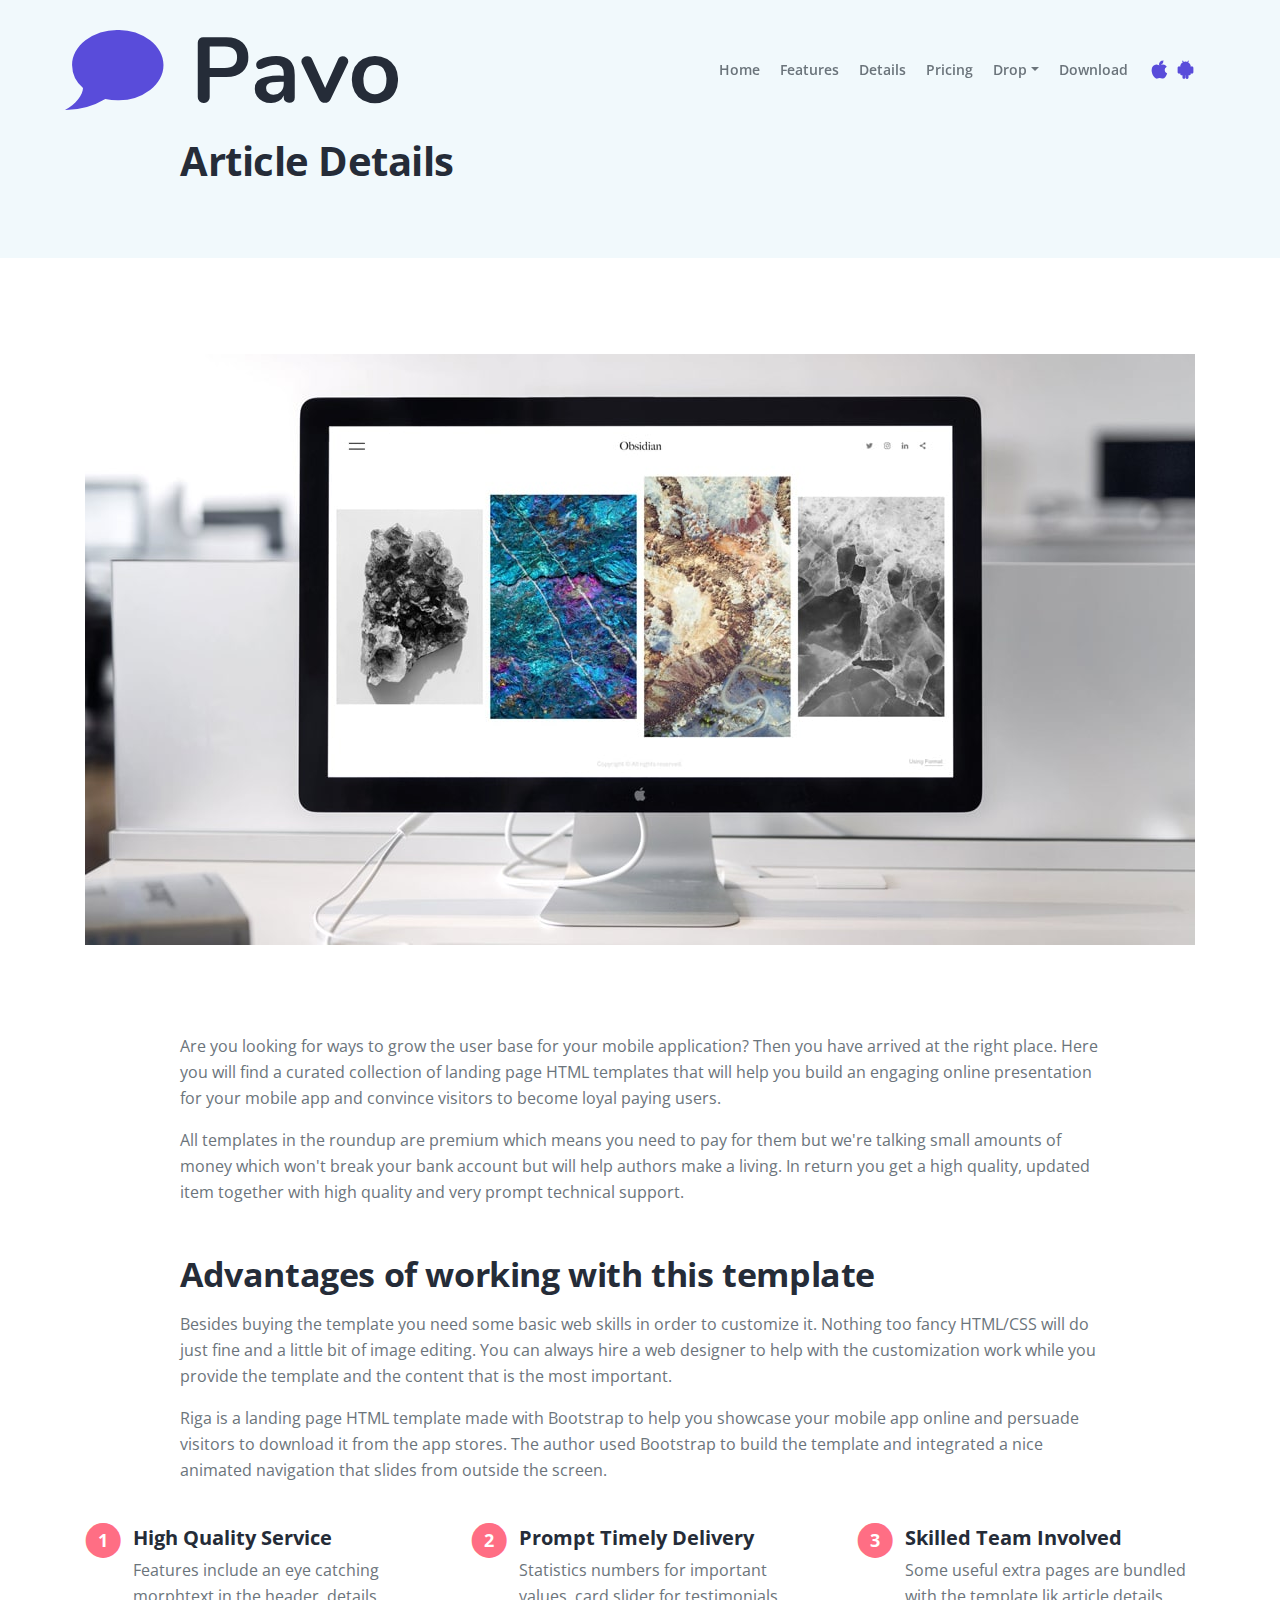
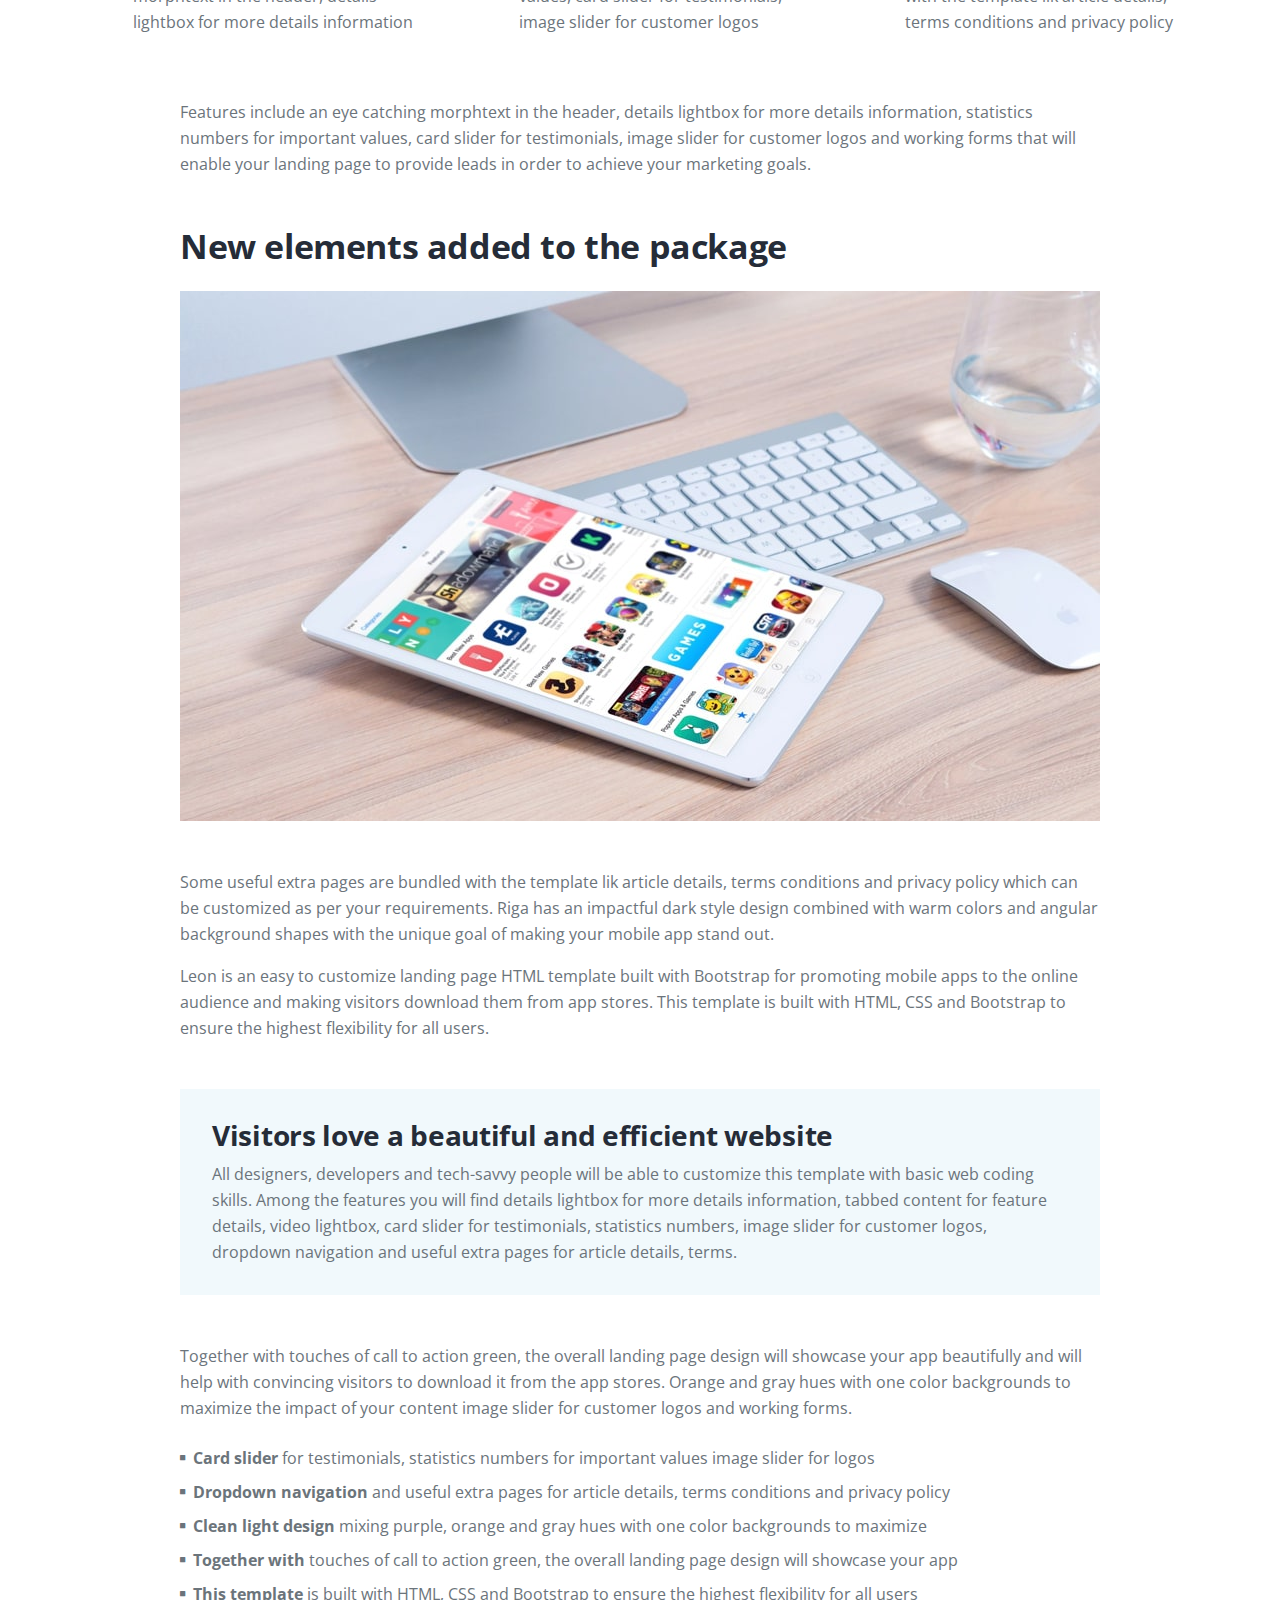
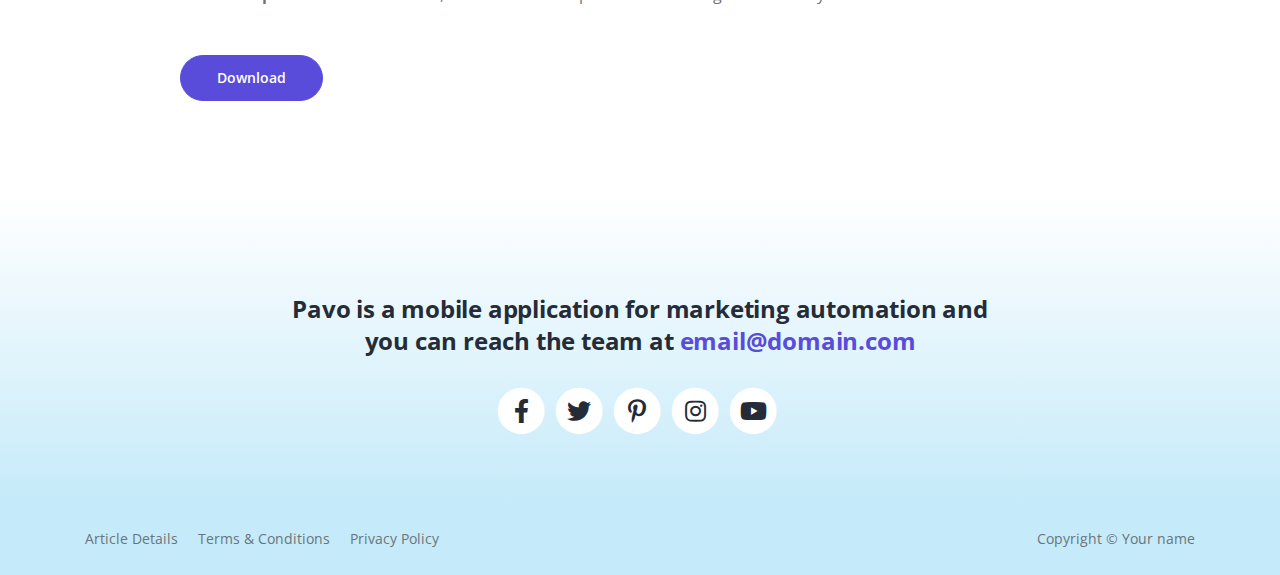
<file: article.html>
<!DOCTYPE html>
<html lang="en">
<head>
    <meta charset="utf-8">
    <meta name="viewport" content="width=device-width, initial-scale=1, shrink-to-fit=no">
    
    <!-- SEO Meta Tags -->
    <meta name="description" content="Your description">
    <meta name="author" content="Your name">

    <!-- OG Meta Tags to improve the way the post looks when you share the page on Facebook, Twitter, LinkedIn -->
	<meta property="og:site_name" content="" /> <!-- website name -->
	<meta property="og:site" content="" /> <!-- website link -->
	<meta property="og:title" content=""/> <!-- title shown in the actual shared post -->
	<meta property="og:description" content="" /> <!-- description shown in the actual shared post -->
	<meta property="og:image" content="" /> <!-- image link, make sure it's jpg -->
	<meta property="og:url" content="" /> <!-- where do you want your post to link to -->
	<meta name="twitter:card" content="summary_large_image"> <!-- to have large image post format in Twitter -->

    <!-- Webpage Title -->
    <title>Article Details - Pavo</title>
    
    <!-- Styles -->
    <link rel="preconnect" href="https://fonts.gstatic.com">
    <link href="https://fonts.googleapis.com/css2?family=Open+Sans:ital,wght@0,400;0,600;0,700;1,400&display=swap" rel="stylesheet">
    <link href="css/bootstrap.css" rel="stylesheet">
    <link href="css/fontawesome-all.css" rel="stylesheet">
    <link href="css/swiper.css" rel="stylesheet">
	<link href="css/magnific-popup.css" rel="stylesheet">
	<link href="css/styles.css" rel="stylesheet">
	
	<!-- Favicon  -->
    <link rel="icon" href="images/favicon.png">
</head>
<body data-spy="scroll" data-target=".fixed-top">
    
    <!-- Navigation -->
    <nav class="navbar navbar-expand-lg fixed-top navbar-light">
        <div class="container">
            
            <!-- Text Logo - Use this if you don't have a graphic logo -->
            <!-- <a class="navbar-brand logo-text page-scroll" href="index.html">Pavo</a> -->

            <!-- Image Logo -->
            <a class="navbar-brand logo-image" href="index.html"><img src="images/logo.svg" alt="alternative"></a> 

            <button class="navbar-toggler p-0 border-0" type="button" data-toggle="offcanvas">
                <span class="navbar-toggler-icon"></span>
            </button>

            <div class="navbar-collapse offcanvas-collapse" id="navbarsExampleDefault">
                <ul class="navbar-nav ml-auto">
                    <li class="nav-item">
                        <a class="nav-link page-scroll" href="index.html#header">Home <span class="sr-only">(current)</span></a>
                    </li>
                    <li class="nav-item">
                        <a class="nav-link page-scroll" href="index.html#features">Features</a>
                    </li>
                    <li class="nav-item">
                        <a class="nav-link page-scroll" href="index.html#details">Details</a>
                    </li>
                    <li class="nav-item">
                        <a class="nav-link page-scroll" href="index.html#pricing">Pricing</a>
                    </li>
                    <li class="nav-item dropdown">
                        <a class="nav-link dropdown-toggle" href="#" id="dropdown01" data-toggle="dropdown" aria-haspopup="true" aria-expanded="false">Drop</a>
                        <div class="dropdown-menu" aria-labelledby="dropdown01">
                            <a class="dropdown-item page-scroll" href="article.html">Article Details</a>
                            <div class="dropdown-divider"></div>
                            <a class="dropdown-item page-scroll" href="terms.html">Terms Conditions</a>
                            <div class="dropdown-divider"></div>
                            <a class="dropdown-item page-scroll" href="privacy.html">Privacy Policy</a>
                        </div>
                    </li>
                    <li class="nav-item">
                        <a class="nav-link page-scroll" href="index.html#download">Download</a>
                    </li>
                </ul>
                <span class="nav-item app-store-icons">
                    <a href="#your-link">
                        <i class="fab fa-apple"></i>
                    </a>
                    <a href="#your-link">
                        <i class="fab fa-android"></i>
                    </a>
                </span>
            </div> <!-- end of navbar-collapse -->
        </div> <!-- end of container -->
    </nav> <!-- end of navbar -->
    <!-- end of navigation -->


    <!-- Header -->
    <header class="ex-header bg-gray">
        <div class="container">
            <div class="row">
                <div class="col-xl-10 offset-xl-1">
                    <h1>Article Details</h1>
                </div> <!-- end of col -->
            </div> <!-- end of row -->
        </div> <!-- end of container -->
    </header> <!-- end of ex-header -->
    <!-- end of header -->


    <!-- Basic -->
    <div class="ex-basic-1 pt-5 pb-5">
        <div class="container">
            <div class="row">
                <div class="col-lg-12">
                    <img class="img-fluid mt-5 mb-3" src="images/article-details-large.jpg" alt="alternative">
                </div> <!-- end of col -->
            </div> <!-- end of row -->
        </div> <!-- end of container -->
    </div> <!-- end of ex-basic-1 -->
    <!-- end of basic -->


    <!-- Basic -->
    <div class="ex-basic-1 pt-4">
        <div class="container">
            <div class="row">
                <div class="col-xl-10 offset-xl-1">
                    <p>Are you looking for ways to grow the user base for your mobile application? Then you have arrived at the right place. Here you will find a curated collection of landing page HTML templates that will help you build an engaging online presentation for your mobile app and convince visitors to become loyal paying users.</p>
                    <p class="mb-5">All templates in the roundup are premium which means you need to pay for them but we're talking small amounts of money which won't break your bank account but will help authors make a living. In return you get a high quality, updated item together with high quality and very prompt technical support.</p>

                    <h2 class="mb-3">Advantages of working with this template</h2>
                    <p>Besides buying the template you need some basic web skills in order to customize it. Nothing too fancy HTML/CSS will do just fine and a little bit of image editing. You can always hire a web designer to help with the customization work while you provide the template and the content that is the most important.</p>
                    <p class="mb-4">Riga is a landing page HTML template made with Bootstrap to help you showcase your mobile app online and persuade visitors to download it from the app stores. The author used Bootstrap to build the template and integrated a nice animated navigation that slides from outside the screen.</p>
                </div> <!-- end of col -->
            </div> <!-- end of row -->
        </div> <!-- end of container -->
    </div> <!-- end of ex-basic-1 -->
    <!-- end of basic -->


    <!-- Cards -->
    <div class="ex-cards-1 pt-3 pb-3">
        <div class="container">
            <div class="row">
                <div class="col-lg-12">
                    
                    <!-- Card -->
                    <div class="card">
                        <ul class="list-unstyled">
                            <li class="media">
                                <span class="fa-stack">
                                    <span class="fas fa-circle fa-stack-2x"></span>
                                    <span class="fa-stack-1x">1</span>
                                </span>
                                <div class="media-body">
                                    <h5>High Quality Service</h5>
                                    <p>Features include an eye catching morphtext in the header, details lightbox for more details information</p>
                                </div>
                            </li>
                        </ul>
                    </div> <!-- end of card -->
                    <!-- end of card -->

                    <!-- Card -->
                    <div class="card">
                        <ul class="list-unstyled">
                            <li class="media">
                                <span class="fa-stack">
                                    <span class="fas fa-circle fa-stack-2x"></span>
                                    <span class="fa-stack-1x">2</span>
                                </span>
                                <div class="media-body">
                                    <h5>Prompt Timely Delivery</h5>
                                    <p>Statistics numbers for important values, card slider for testimonials, image slider for customer logos</p>
                                </div>
                            </li>
                        </ul>
                    </div> <!-- end of card -->
                    <!-- end of card -->

                    <!-- Card -->
                    <div class="card">
                        <ul class="list-unstyled">
                            <li class="media">
                                <span class="fa-stack">
                                    <span class="fas fa-circle fa-stack-2x"></span>
                                    <span class="fa-stack-1x">3</span>
                                </span>
                                <div class="media-body">
                                    <h5>Skilled Team Involved</h5>
                                    <p>Some useful extra pages are bundled with the template lik article details, terms conditions and privacy policy</p>
                                </div>
                            </li>
                        </ul>
                    </div> <!-- end of card -->
                    <!-- end of card -->

                </div> <!-- end of col -->   
            </div> <!-- end of row -->   
        </div> <!-- end of container -->   
    </div> <!-- end of ex-cards-1 -->
    <!-- end of cards -->


    <!-- Basic -->
    <div class="ex-basic-1 pt-3 pb-5">
        <div class="container">
            <div class="row">
                <div class="col-xl-10 offset-xl-1">
                    <p class="mb-5">Features include an eye catching morphtext in the header, details lightbox for more details information, statistics numbers for important values, card slider for testimonials, image slider for customer logos and working forms that will enable your landing page to provide leads in order to achieve your marketing goals.</p>
                    
                    <h2 class="mb-4">New elements added to the package</h2>
                    <img class="img-fluid mb-5" src="images/article-details-small.jpg" alt="alternative">
                    <p>Some useful extra pages are bundled with the template lik article details, terms conditions and privacy policy which can be customized as per your requirements. Riga has an impactful dark style design combined with warm colors and angular background shapes with the unique goal of making your mobile app stand out.</p>
                    <p class="mb-5">Leon is an easy to customize landing page HTML template built with Bootstrap for promoting mobile apps to the online audience and making visitors download them from app stores. This template is built with HTML, CSS and Bootstrap to ensure the highest flexibility for all users.</p>
                    <div class="text-box mb-5">
                        <h3>Visitors love a beautiful and efficient website</h3>
                        <p>All designers, developers and tech-savvy people will be able to customize this template with basic web coding skills. Among the features you will find details lightbox for more details information, tabbed content for feature details, video lightbox, card slider for testimonials, statistics numbers, image slider for customer logos, dropdown navigation and useful extra pages for article details, terms.</p>
                    </div> <!-- end of text-box -->
                    <p class="mb-4">Together with touches of call to action green, the overall landing page design will showcase your app beautifully and will help with convincing visitors to download it from the app stores. Orange and gray hues with one color backgrounds to maximize the impact of your content image slider for customer logos and working forms.</p>
                    <ul class="list-unstyled li-space-lg mb-5">
                        <li class="media">
                            <i class="fas fa-square"></i>
                            <div class="media-body"><strong>Card slider</strong> for testimonials, statistics numbers for important values image slider for logos</div>
                        </li>
                        <li class="media">
                            <i class="fas fa-square"></i>
                            <div class="media-body"><strong>Dropdown navigation</strong> and useful extra pages for article details, terms conditions and privacy policy</div>
                        </li>
                        <li class="media">
                            <i class="fas fa-square"></i>
                            <div class="media-body"><strong>Clean light design</strong> mixing purple, orange and gray hues with one color backgrounds to maximize</div>
                        </li>
                        <li class="media">
                            <i class="fas fa-square"></i>
                            <div class="media-body"><strong>Together with</strong> touches of call to action green, the overall landing page design will showcase your app</div>
                        </li>
                        <li class="media">
                            <i class="fas fa-square"></i>
                            <div class="media-body"><strong>This template</strong> is built with HTML, CSS and Bootstrap to ensure the highest flexibility for all users</div>
                        </li>
                    </ul>

                    <a class="btn-solid-reg mb-5" href="index.html#download">Download</a>
                </div> <!-- end of col -->
            </div> <!-- end of row -->
        </div> <!-- end of container -->
    </div> <!-- end of ex-basic-1 -->
    <!-- end of basic -->


    <!-- Footer -->
    <div class="footer">
        <div class="container">
            <div class="row">
                <div class="col-lg-12">
                    <h4>Pavo is a mobile application for marketing automation and you can reach the team at <a class="purple" href="mailto:email@domain.com">email@domain.com</a></h4>
                    <div class="social-container">
                        <span class="fa-stack">
                            <a href="#your-link">
                                <i class="fas fa-circle fa-stack-2x"></i>
                                <i class="fab fa-facebook-f fa-stack-1x"></i>
                            </a>
                        </span>
                        <span class="fa-stack">
                            <a href="#your-link">
                                <i class="fas fa-circle fa-stack-2x"></i>
                                <i class="fab fa-twitter fa-stack-1x"></i>
                            </a>
                        </span>
                        <span class="fa-stack">
                            <a href="#your-link">
                                <i class="fas fa-circle fa-stack-2x"></i>
                                <i class="fab fa-pinterest-p fa-stack-1x"></i>
                            </a>
                        </span>
                        <span class="fa-stack">
                            <a href="#your-link">
                                <i class="fas fa-circle fa-stack-2x"></i>
                                <i class="fab fa-instagram fa-stack-1x"></i>
                            </a>
                        </span>
                        <span class="fa-stack">
                            <a href="#your-link">
                                <i class="fas fa-circle fa-stack-2x"></i>
                                <i class="fab fa-youtube fa-stack-1x"></i>
                            </a>
                        </span>
                    </div> <!-- end of social-container -->
                </div> <!-- end of col -->
            </div> <!-- end of row -->
        </div> <!-- end of container -->
    </div> <!-- end of footer -->  
    <!-- end of footer -->


    <!-- Copyright -->
    <div class="copyright">
        <div class="container">
            <div class="row">
                <div class="col-lg-6">
                    <ul class="list-unstyled li-space-lg p-small">
                        <li><a href="article.html">Article Details</a></li>
                        <li><a href="terms.html">Terms & Conditions</a></li>
                        <li><a href="privacy.html">Privacy Policy</a></li>
                    </ul>
                </div> <!-- end of col -->
                <div class="col-lg-6">
                    <p class="p-small statement">Copyright © <a href="#your-link">Your name</a></p>
                </div> <!-- end of col -->
            </div> <!-- enf of row -->
        </div> <!-- end of container -->
    </div> <!-- end of copyright --> 
    <!-- end of copyright -->
    
    	
    <!-- Scripts -->
    <script src="js/jquery.min.js"></script> <!-- jQuery for Bootstrap's JavaScript plugins -->
    <script src="js/bootstrap.min.js"></script> <!-- Bootstrap framework -->
    <script src="js/jquery.easing.min.js"></script> <!-- jQuery Easing for smooth scrolling between anchors -->
    <script src="js/swiper.min.js"></script> <!-- Swiper for image and text sliders -->
    <script src="js/jquery.magnific-popup.js"></script> <!-- Magnific Popup for lightboxes -->
    <script src="js/scripts.js"></script> <!-- Custom scripts -->
</body>
</html>
</file>
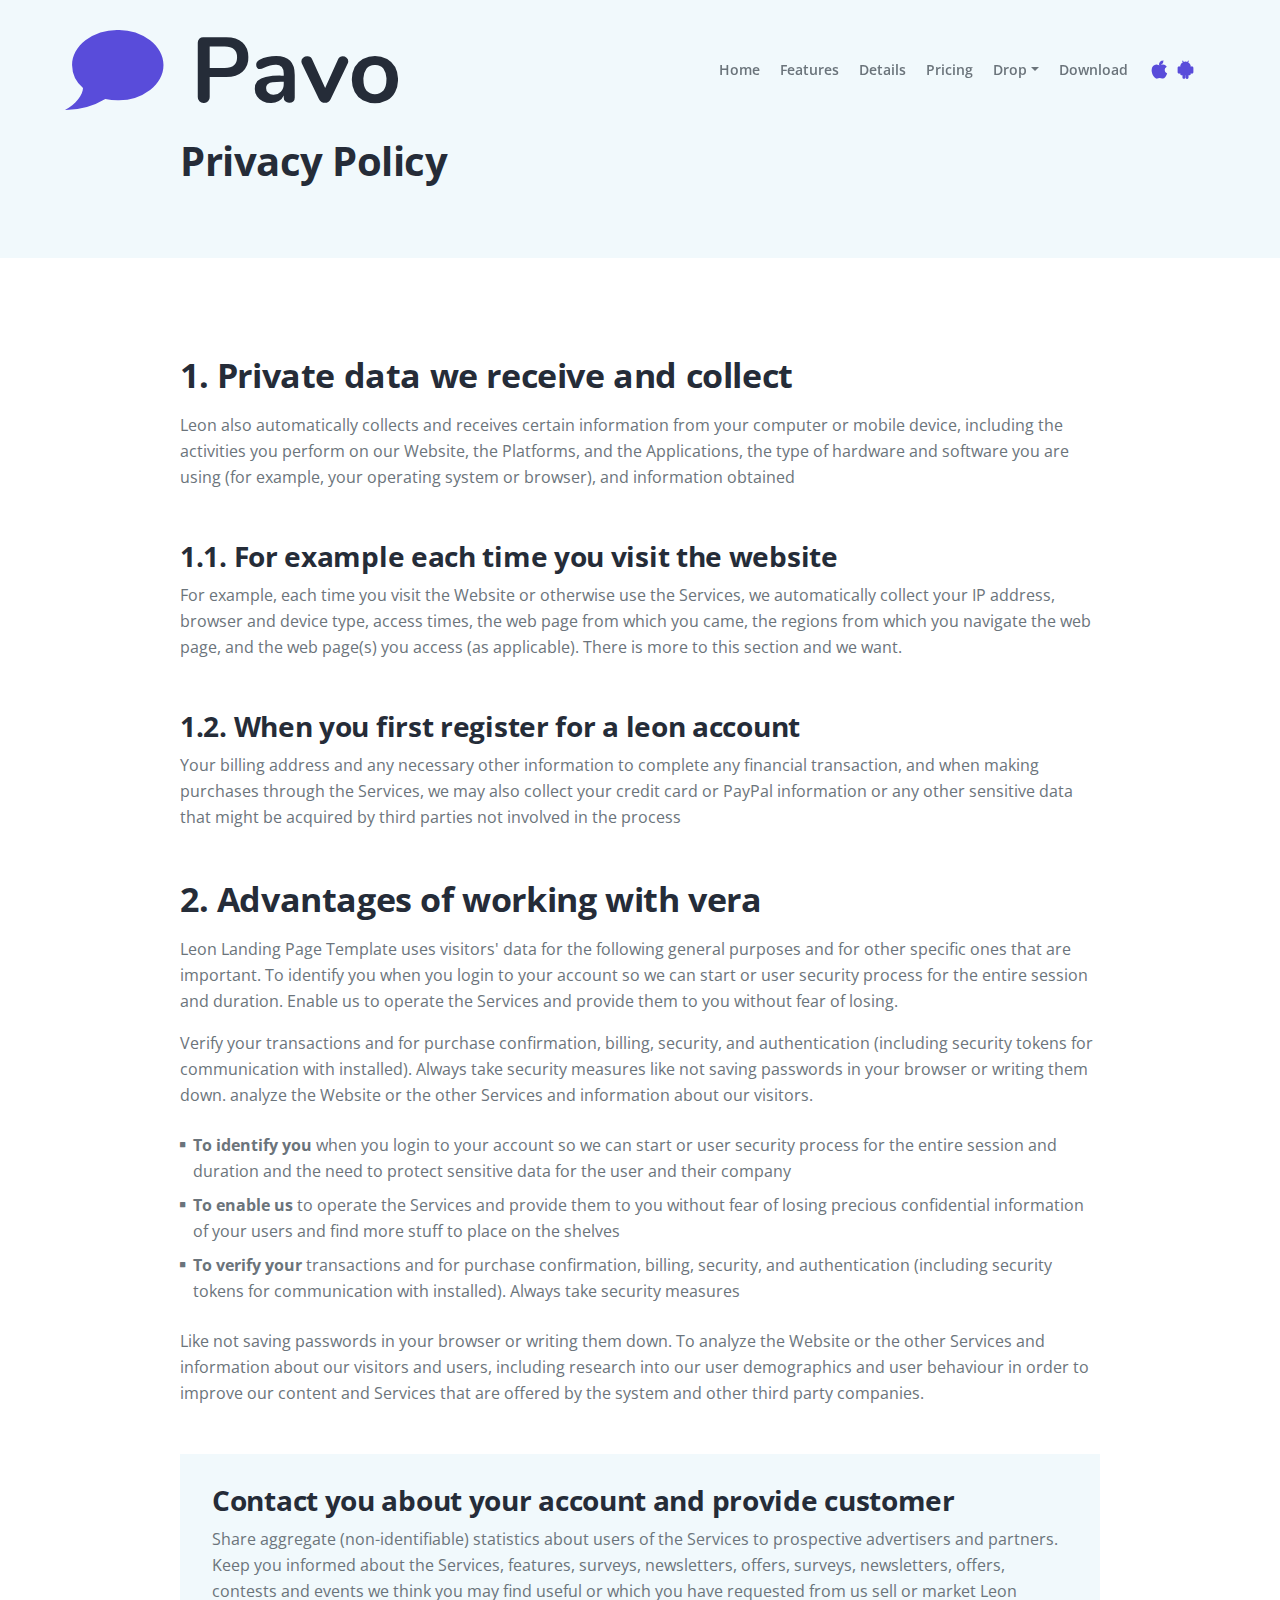
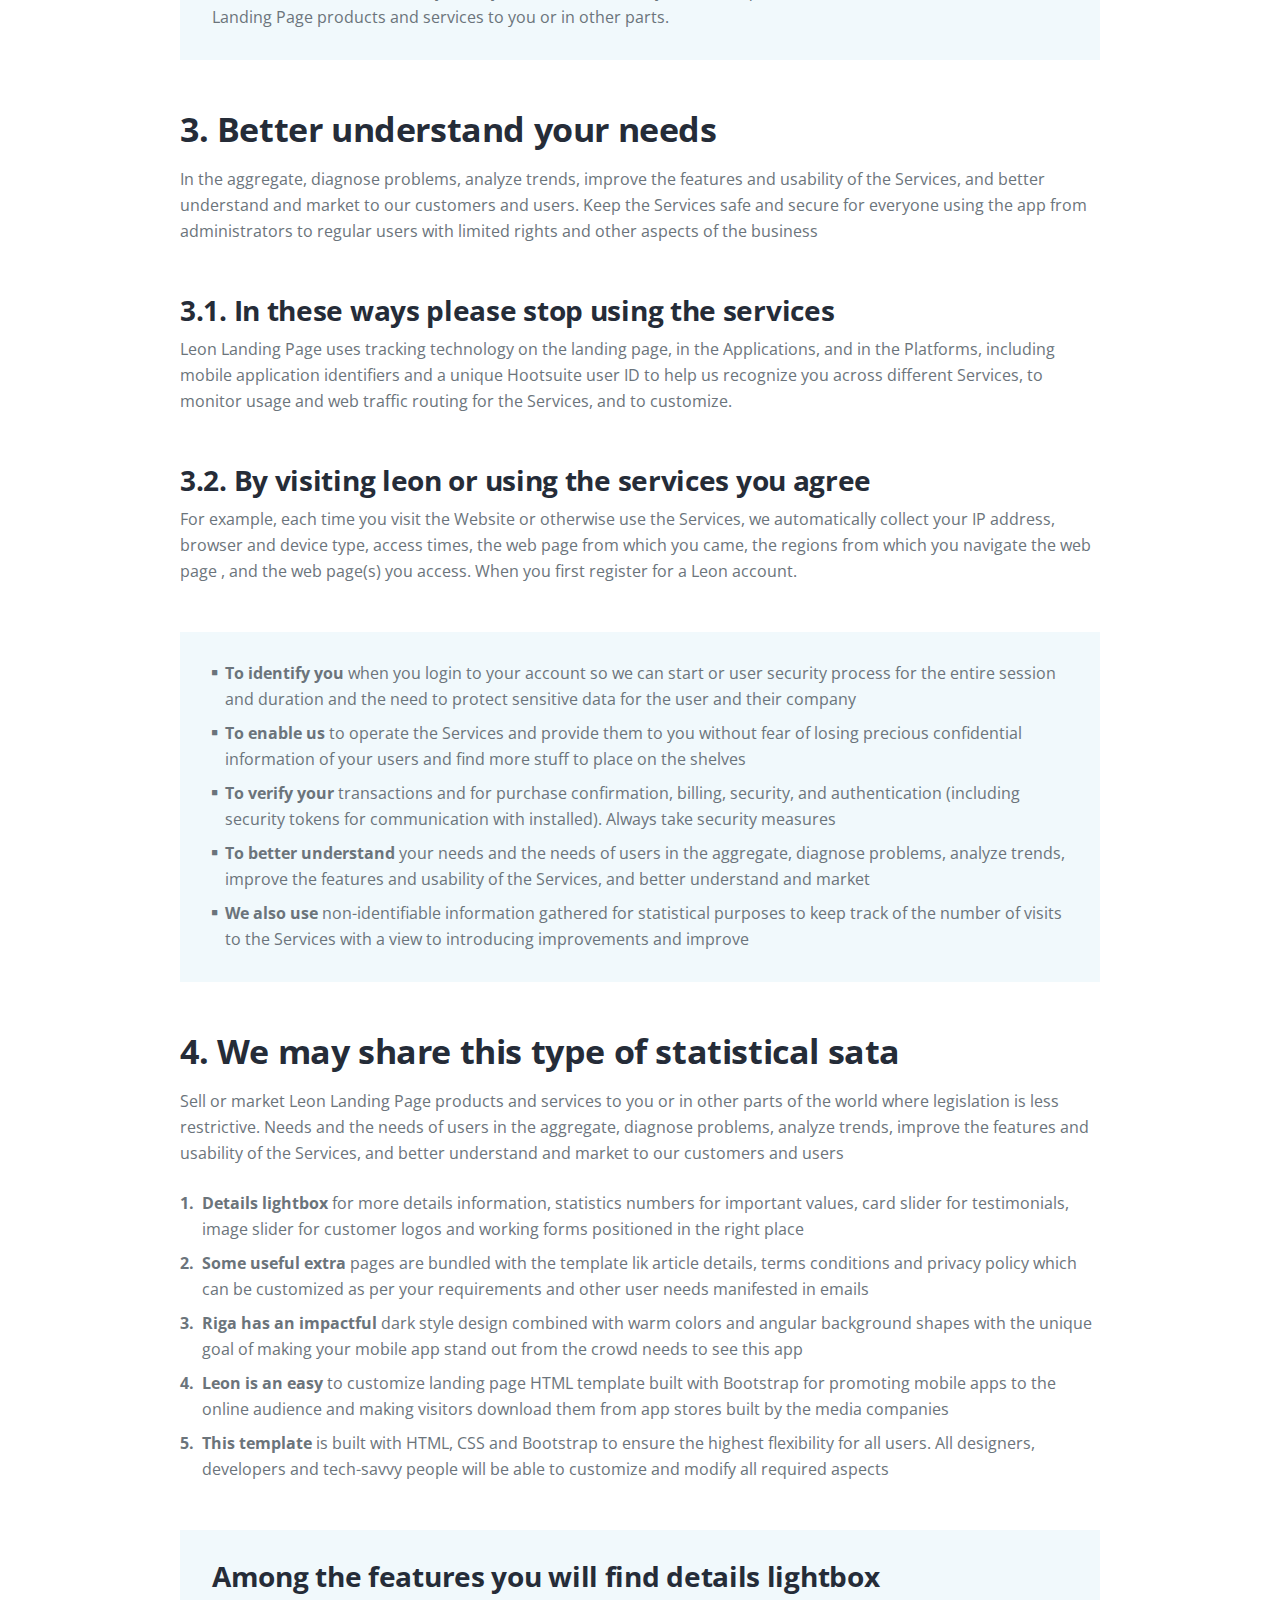
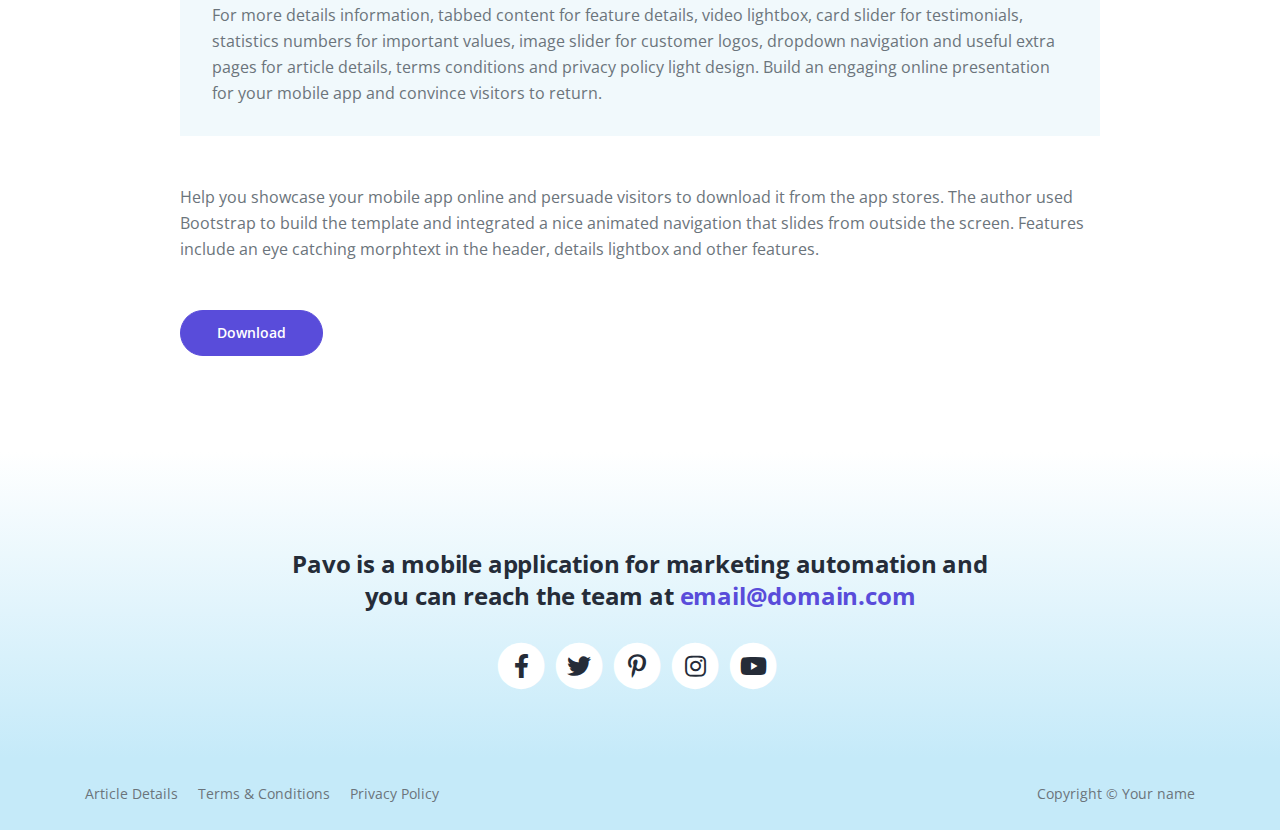
<file: privacy.html>
<!DOCTYPE html>
<html lang="en">
<head>
    <meta charset="utf-8">
    <meta name="viewport" content="width=device-width, initial-scale=1, shrink-to-fit=no">
    
    <!-- SEO Meta Tags -->
    <meta name="description" content="Your description">
    <meta name="author" content="Inovatik">

    <!-- OG Meta Tags to improve the way the post looks when you share the page on Facebook, Twitter, LinkedIn -->
	<meta property="og:site_name" content="" /> <!-- website name -->
	<meta property="og:site" content="" /> <!-- website link -->
	<meta property="og:title" content=""/> <!-- title shown in the actual shared post -->
	<meta property="og:description" content="" /> <!-- description shown in the actual shared post -->
	<meta property="og:image" content="" /> <!-- image link, make sure it's jpg -->
	<meta property="og:url" content="" /> <!-- where do you want your post to link to -->
	<meta name="twitter:card" content="summary_large_image"> <!-- to have large image post format in Twitter -->

    <!-- Webpage Title -->
    <title>Privacy Policy - Pavo</title>
    
    <!-- Styles -->
    <link rel="preconnect" href="https://fonts.gstatic.com">
    <link href="https://fonts.googleapis.com/css2?family=Open+Sans:ital,wght@0,400;0,600;0,700;1,400&display=swap" rel="stylesheet">
    <link href="css/bootstrap.css" rel="stylesheet">
    <link href="css/fontawesome-all.css" rel="stylesheet">
    <link href="css/swiper.css" rel="stylesheet">
	<link href="css/magnific-popup.css" rel="stylesheet">
	<link href="css/styles.css" rel="stylesheet">
	
	<!-- Favicon  -->
    <link rel="icon" href="images/favicon.png">
</head>
<body data-spy="scroll" data-target=".fixed-top">
    
    <!-- Navigation -->
    <nav class="navbar navbar-expand-lg fixed-top navbar-light">
        <div class="container">
            
            <!-- Text Logo - Use this if you don't have a graphic logo -->
            <!-- <a class="navbar-brand logo-text page-scroll" href="index.html">Pavo</a> -->

            <!-- Image Logo -->
            <a class="navbar-brand logo-image" href="index.html"><img src="images/logo.svg" alt="alternative"></a> 

            <button class="navbar-toggler p-0 border-0" type="button" data-toggle="offcanvas">
                <span class="navbar-toggler-icon"></span>
            </button>

            <div class="navbar-collapse offcanvas-collapse" id="navbarsExampleDefault">
                <ul class="navbar-nav ml-auto">
                    <li class="nav-item">
                        <a class="nav-link page-scroll" href="index.html#header">Home <span class="sr-only">(current)</span></a>
                    </li>
                    <li class="nav-item">
                        <a class="nav-link page-scroll" href="index.html#features">Features</a>
                    </li>
                    <li class="nav-item">
                        <a class="nav-link page-scroll" href="index.html#details">Details</a>
                    </li>
                    <li class="nav-item">
                        <a class="nav-link page-scroll" href="index.html#pricing">Pricing</a>
                    </li>
                    <li class="nav-item dropdown">
                        <a class="nav-link dropdown-toggle" href="#" id="dropdown01" data-toggle="dropdown" aria-haspopup="true" aria-expanded="false">Drop</a>
                        <div class="dropdown-menu" aria-labelledby="dropdown01">
                            <a class="dropdown-item page-scroll" href="article.html">Article Details</a>
                            <div class="dropdown-divider"></div>
                            <a class="dropdown-item page-scroll" href="terms.html">Terms Conditions</a>
                            <div class="dropdown-divider"></div>
                            <a class="dropdown-item page-scroll" href="privacy.html">Privacy Policy</a>
                        </div>
                    </li>
                    <li class="nav-item">
                        <a class="nav-link page-scroll" href="index.html#download">Download</a>
                    </li>
                </ul>
                <span class="nav-item app-store-icons">
                    <a href="#your-link">
                        <i class="fab fa-apple"></i>
                    </a>
                    <a href="#your-link">
                        <i class="fab fa-android"></i>
                    </a>
                </span>
            </div> <!-- end of navbar-collapse -->
        </div> <!-- end of container -->
    </nav> <!-- end of navbar -->
    <!-- end of navigation -->


    <!-- Header -->
    <header class="ex-header bg-gray">
        <div class="container">
            <div class="row">
                <div class="col-xl-10 offset-xl-1">
                    <h1>Privacy Policy</h1>
                </div> <!-- end of col -->
            </div> <!-- end of row -->
        </div> <!-- end of container -->
    </header> <!-- end of ex-header -->
    <!-- end of header -->


    <!-- Basic -->
    <div class="ex-basic-1 pt-5 pb-5">
        <div class="container">
            <div class="row">
                <div class="col-xl-10 offset-xl-1">
                    <h2 class="mt-5 mb-3">1. Private data we receive and collect</h2>
                    <p class="mb-5">Leon also automatically collects and receives certain information from your computer or mobile device, including the activities you perform on our Website, the Platforms, and the Applications, the type of hardware and software you are using (for example, your operating system or browser), and information obtained</p>
                    <h3>1.1. For example each time you visit the website</h3>
                    <p class="mb-5">For example, each time you visit the Website or otherwise use the Services, we automatically collect your IP address, browser and device type, access times, the web page from which you came, the regions from which you navigate the web page, and the web page(s) you access (as applicable). There is more to this section and we want.</p>
                    <h3>1.2. When you first register for a leon account</h3>
                    <p class="mb-5">Your billing address and any necessary other information to complete any financial transaction, and when making purchases through the Services, we may also collect your credit card or PayPal information or any other sensitive data that might be acquired by third parties not involved in the process</p>
                    
                    <h2 class="mb-3">2. Advantages of working with vera</h2>
                    <p>Leon Landing Page Template uses visitors' data for the following general purposes and for other specific ones that are important. To identify you when you login to your account so we can start or user security process for the entire session and duration. Enable us to operate the Services and provide them to you without fear of losing.</p>
                    <p class="mb-4">Verify your transactions and for purchase confirmation, billing, security, and authentication (including security tokens for communication with installed). Always take security measures like not saving passwords in your browser or writing them down. analyze the Website or the other Services and information about our visitors.</p>
                    <ul class="list-unstyled li-space-lg mb-4">
                        <li class="media">
                            <i class="fas fa-square"></i>
                            <div class="media-body"><strong>To identify you</strong> when you login to your account so we can start or user security process for the entire session and duration and the need to protect sensitive data for the user and their company</div>
                        </li>
                        <li class="media">
                            <i class="fas fa-square"></i>
                            <div class="media-body"><strong>To enable us</strong> to operate the Services and provide them to you without fear of losing precious confidential information of your users and find more stuff to place on the shelves</div>
                        </li>
                        <li class="media">
                            <i class="fas fa-square"></i>
                            <div class="media-body"><strong>To verify your</strong> transactions and for purchase confirmation, billing, security, and authentication (including security tokens for communication with installed). Always take security measures</div>
                        </li>
                    </ul>
                    <p class="mb-5">Like not saving passwords in your browser or writing them down. To analyze the Website or the other Services and information about our visitors and users, including research into our user demographics and user behaviour in order to improve our content and Services that are offered by the system and other third party companies.</p>
                    <div class="text-box mb-5">
                        <h3>Contact you about your account and provide customer</h3>
                        <p>Share aggregate (non-identifiable) statistics about users of the Services to prospective advertisers and partners. Keep you informed about the Services, features, surveys, newsletters, offers, surveys, newsletters, offers, contests and events we think you may find useful or which you have requested from us sell or market Leon Landing Page products and services to you or in other parts.</p>
                    </div> <!-- end of text-box -->
                    
                    <h2 class="mb-3">3. Better understand your needs</h2>
                    <p class="mb-5"> In the aggregate, diagnose problems, analyze trends, improve the features and usability of the Services, and better understand and market to our customers and users. Keep the Services safe and secure for everyone using the app from administrators to regular users with limited rights and other aspects of the business</p>
                    <h3>3.1. In these ways please stop using the services</h3>
                    <p class="mb-5">Leon Landing Page uses tracking technology on the landing page, in the Applications, and in the Platforms, including mobile application identifiers and a unique Hootsuite user ID to help us recognize you across different Services, to monitor usage and web traffic routing for the Services, and to customize.</p>
                    <h3>3.2. By visiting leon or using the services you agree</h3>
                    <p class="mb-5">For example, each time you visit the Website or otherwise use the Services, we automatically collect your IP address, browser and device type, access times, the web page from which you came, the regions from which you navigate the web page , and the web page(s) you access. When you first register for a Leon account.</p>
                    <div class="text-box mb-5">
                        <ul class="list-unstyled li-space-lg">
                            <li class="media">
                                <i class="fas fa-square"></i>
                                <div class="media-body"><strong>To identify you</strong> when you login to your account so we can start or user security process for the entire session and duration and the need to protect sensitive data for the user and their company</div>
                            </li>
                            <li class="media">
                                <i class="fas fa-square"></i>
                                <div class="media-body"><strong>To enable us</strong> to operate the Services and provide them to you without fear of losing precious confidential information of your users and find more stuff to place on the shelves</div>
                            </li>
                            <li class="media">
                                <i class="fas fa-square"></i>
                                <div class="media-body"><strong>To verify your</strong> transactions and for purchase confirmation, billing, security, and authentication (including security tokens for communication with installed). Always take security measures</div>
                            </li>
                            <li class="media">
                                <i class="fas fa-square"></i>
                                <div class="media-body"><strong>To better understand</strong> your needs and the needs of users in the aggregate, diagnose problems, analyze trends, improve the features and usability of the Services, and better understand and market</div>
                            </li>
                            <li class="media">
                                <i class="fas fa-square"></i>
                                <div class="media-body"><strong>We also use</strong> non-identifiable information gathered for statistical purposes to keep track of the number of visits to the Services with a view to introducing improvements and improve</div>
                            </li>
                        </ul>
                    </div> <!-- end of text-box -->
                    
                    <h2 class="mb-3">4. We may share this type of statistical sata</h2>
                    <p class="mb-4">Sell or market Leon Landing Page products and services to you or in other parts of the world where legislation is less restrictive. Needs and the needs of users in the aggregate, diagnose problems, analyze trends, improve the features and usability of the Services, and better understand and market to our customers and users</p>
                    <ul class="list-unstyled li-space-lg mb-5">
                        <li class="media">
                            <strong>1.</strong>
                            <div class="media-body"><strong>Details lightbox</strong> for more details information, statistics numbers for important values, card slider for testimonials, image slider for customer logos and working forms positioned in the right place</div>
                        </li>
                        <li class="media">
                            <strong>2.</strong>
                            <div class="media-body"><strong>Some useful extra</strong> pages are bundled with the template lik article details, terms conditions and privacy policy which can be customized as per your requirements and other user needs manifested in emails</div>
                        </li>
                        <li class="media">
                            <strong>3.</strong>
                            <div class="media-body"><strong>Riga has an impactful</strong> dark style design combined with warm colors and angular background shapes with the unique goal of making your mobile app stand out from the crowd needs to see this app</div>
                        </li>
                        <li class="media">
                            <strong>4.</strong>
                            <div class="media-body"><strong>Leon is an easy</strong> to customize landing page HTML template built with Bootstrap for promoting mobile apps to the online audience and making visitors download them from app stores built by the media companies</div>
                        </li>
                        <li class="media">
                            <strong>5.</strong>
                            <div class="media-body"><strong>This template</strong> is built with HTML, CSS and Bootstrap to ensure the highest flexibility for all users. All designers, developers and tech-savvy people will be able to customize and modify all required aspects</div>
                        </li>
                    </ul>
                    
                    <div class="text-box mb-5">
                        <h3>Among the features you will find details lightbox</h3>
                        <p>For more details information, tabbed content for feature details, video lightbox, card slider for testimonials, statistics numbers for important values, image slider for customer logos, dropdown navigation and useful extra pages for article details, terms conditions and privacy policy light design. Build an engaging online presentation for your mobile app and convince visitors to return.</p>
                    </div> <!-- end of text-box -->
                    <p class="mb-5">Help you showcase your mobile app online and persuade visitors to download it from the app stores. The author used Bootstrap to build the template and integrated a nice animated navigation that slides from outside the screen. Features include an eye catching morphtext in the header, details lightbox and other features.</p>
                    
                    <a class="btn-solid-reg mb-5" href="index.html#download">Download</a>
                </div> <!-- end of col -->
            </div> <!-- end of row -->
        </div> <!-- end of container -->
    </div> <!-- end of ex-basic-1 -->
    <!-- end of basic -->


    <!-- Footer -->
    <div class="footer">
        <div class="container">
            <div class="row">
                <div class="col-lg-12">
                    <h4>Pavo is a mobile application for marketing automation and you can reach the team at <a class="purple" href="mailto:email@domain.com">email@domain.com</a></h4>
                    <div class="social-container">
                        <span class="fa-stack">
                            <a href="#your-link">
                                <i class="fas fa-circle fa-stack-2x"></i>
                                <i class="fab fa-facebook-f fa-stack-1x"></i>
                            </a>
                        </span>
                        <span class="fa-stack">
                            <a href="#your-link">
                                <i class="fas fa-circle fa-stack-2x"></i>
                                <i class="fab fa-twitter fa-stack-1x"></i>
                            </a>
                        </span>
                        <span class="fa-stack">
                            <a href="#your-link">
                                <i class="fas fa-circle fa-stack-2x"></i>
                                <i class="fab fa-pinterest-p fa-stack-1x"></i>
                            </a>
                        </span>
                        <span class="fa-stack">
                            <a href="#your-link">
                                <i class="fas fa-circle fa-stack-2x"></i>
                                <i class="fab fa-instagram fa-stack-1x"></i>
                            </a>
                        </span>
                        <span class="fa-stack">
                            <a href="#your-link">
                                <i class="fas fa-circle fa-stack-2x"></i>
                                <i class="fab fa-youtube fa-stack-1x"></i>
                            </a>
                        </span>
                    </div> <!-- end of social-container -->
                </div> <!-- end of col -->
            </div> <!-- end of row -->
        </div> <!-- end of container -->
    </div> <!-- end of footer -->  
    <!-- end of footer -->


    <!-- Copyright -->
    <div class="copyright">
        <div class="container">
            <div class="row">
                <div class="col-lg-6">
                    <ul class="list-unstyled li-space-lg p-small">
                        <li><a href="article.html">Article Details</a></li>
                        <li><a href="terms.html">Terms & Conditions</a></li>
                        <li><a href="privacy.html">Privacy Policy</a></li>
                    </ul>
                </div> <!-- end of col -->
                <div class="col-lg-6">
                    <p class="p-small statement">Copyright © <a href="#your-link">Your name</a></p>
                </div> <!-- end of col -->
            </div> <!-- enf of row -->
        </div> <!-- end of container -->
    </div> <!-- end of copyright --> 
    <!-- end of copyright -->
    
    	
    <!-- Scripts -->
    <script src="js/jquery.min.js"></script> <!-- jQuery for Bootstrap's JavaScript plugins -->
    <script src="js/bootstrap.min.js"></script> <!-- Bootstrap framework -->
    <script src="js/jquery.easing.min.js"></script> <!-- jQuery Easing for smooth scrolling between anchors -->
    <script src="js/swiper.min.js"></script> <!-- Swiper for image and text sliders -->
    <script src="js/jquery.magnific-popup.js"></script> <!-- Magnific Popup for lightboxes -->
    <script src="js/scripts.js"></script> <!-- Custom scripts -->
</body>
</html>
</file>
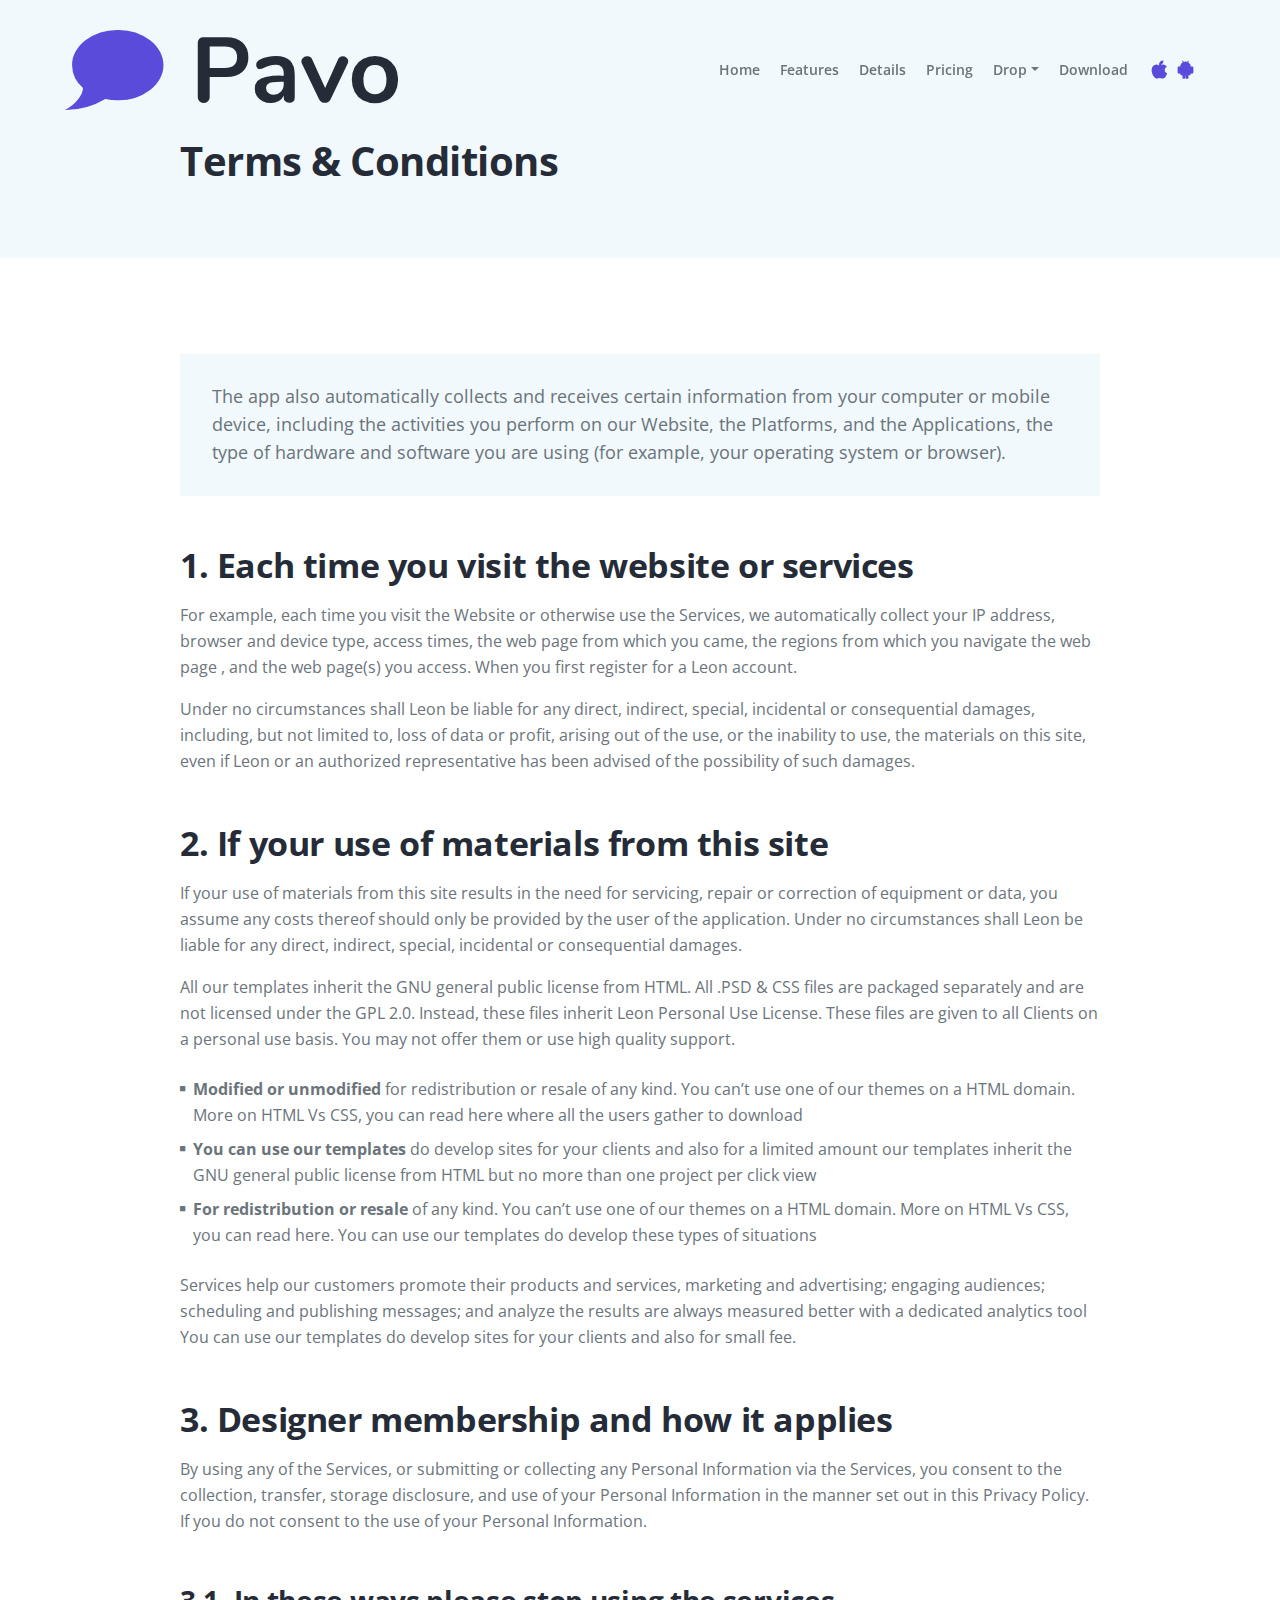
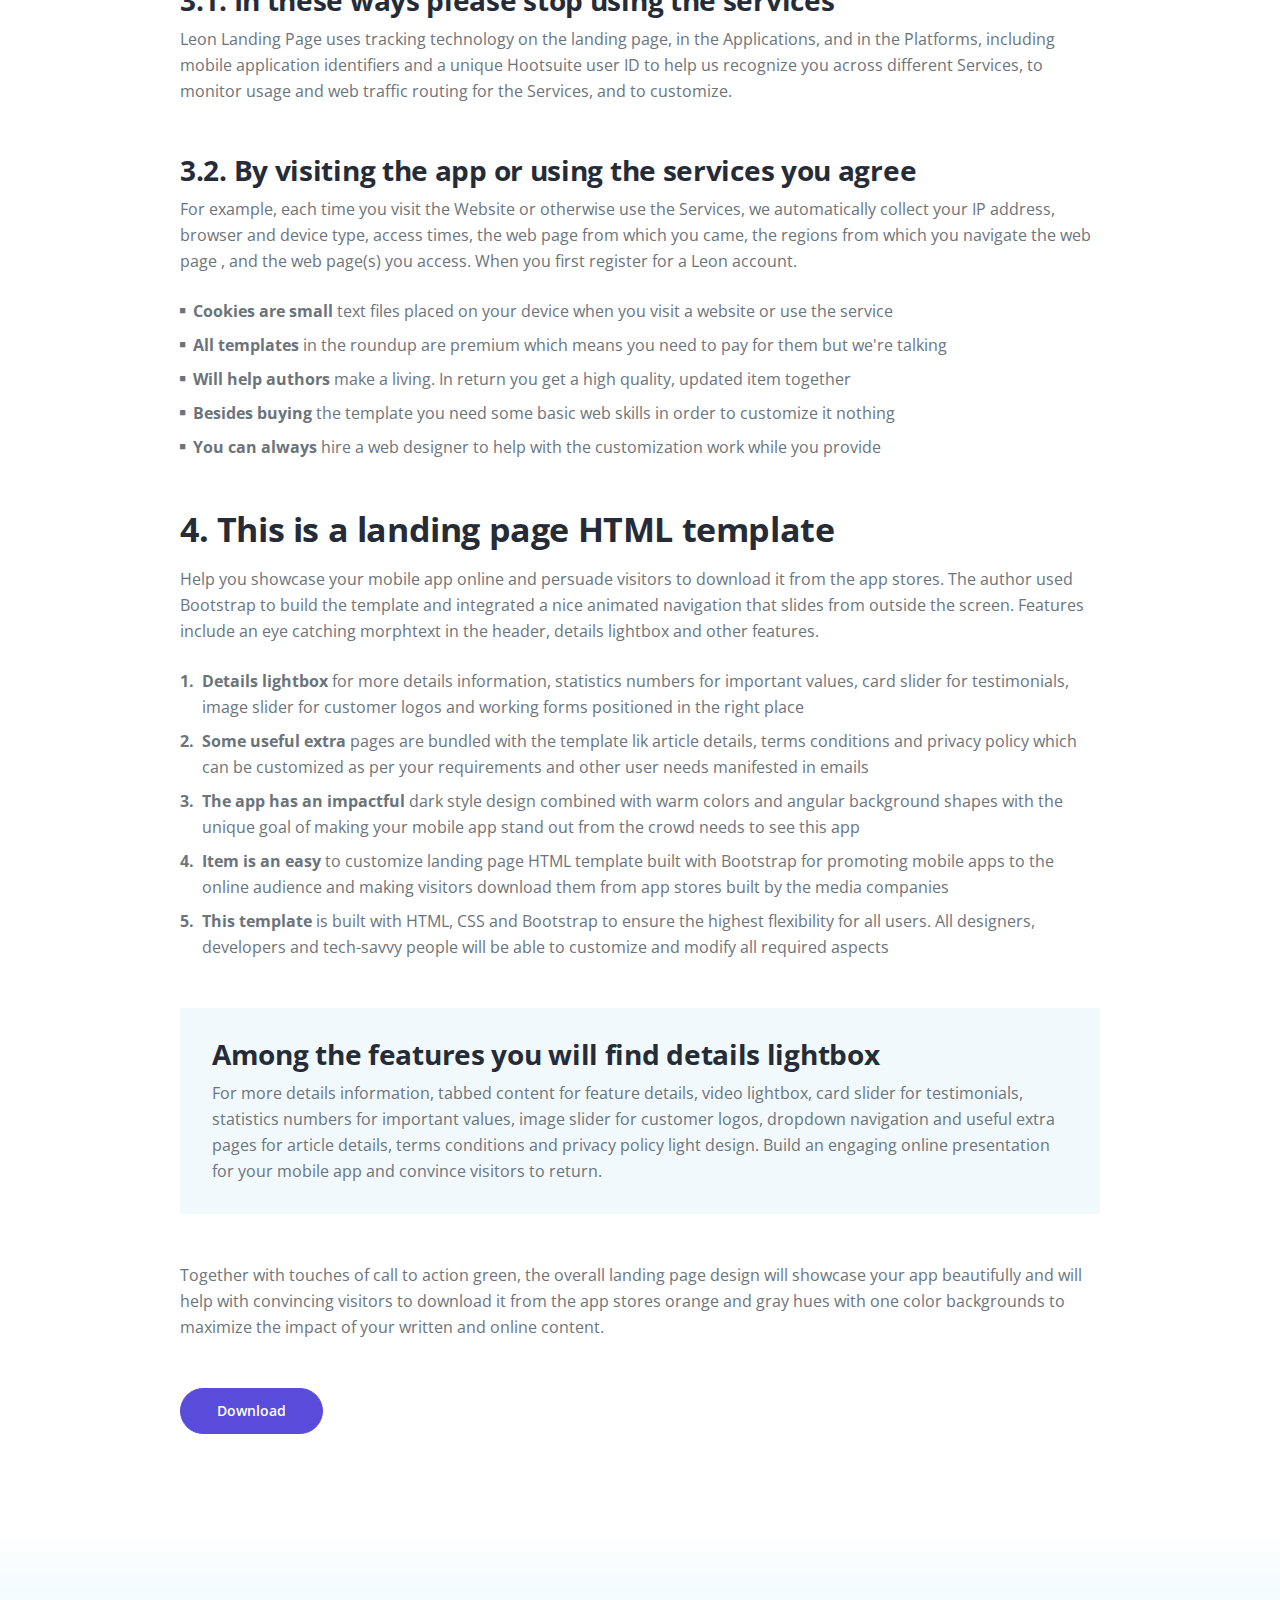
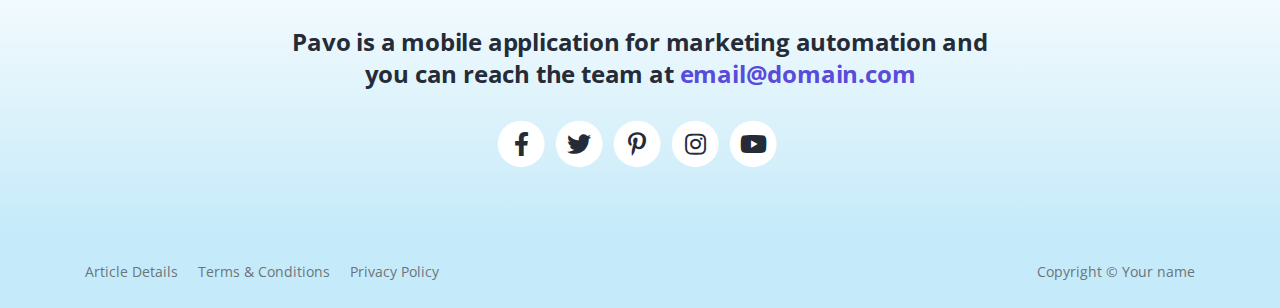
<file: terms.html>
<!DOCTYPE html>
<html lang="en">
<head>
    <meta charset="utf-8">
    <meta name="viewport" content="width=device-width, initial-scale=1, shrink-to-fit=no">
    
    <!-- SEO Meta Tags -->
    <meta name="description" content="Your description">
    <meta name="author" content="Inovatik">

    <!-- OG Meta Tags to improve the way the post looks when you share the page on Facebook, Twitter, LinkedIn -->
	<meta property="og:site_name" content="" /> <!-- website name -->
	<meta property="og:site" content="" /> <!-- website link -->
	<meta property="og:title" content=""/> <!-- title shown in the actual shared post -->
	<meta property="og:description" content="" /> <!-- description shown in the actual shared post -->
	<meta property="og:image" content="" /> <!-- image link, make sure it's jpg -->
	<meta property="og:url" content="" /> <!-- where do you want your post to link to -->
	<meta name="twitter:card" content="summary_large_image"> <!-- to have large image post format in Twitter -->

    <!-- Webpage Title -->
    <title>Terms & Conditions - Pavo</title>
    
    <!-- Styles -->
    <link rel="preconnect" href="https://fonts.gstatic.com">
    <link href="https://fonts.googleapis.com/css2?family=Open+Sans:ital,wght@0,400;0,600;0,700;1,400&display=swap" rel="stylesheet">
    <link href="css/bootstrap.css" rel="stylesheet">
    <link href="css/fontawesome-all.css" rel="stylesheet">
    <link href="css/swiper.css" rel="stylesheet">
	<link href="css/magnific-popup.css" rel="stylesheet">
	<link href="css/styles.css" rel="stylesheet">
	
	<!-- Favicon  -->
    <link rel="icon" href="images/favicon.png">
</head>
<body data-spy="scroll" data-target=".fixed-top">
    
    <!-- Navigation -->
    <nav class="navbar navbar-expand-lg fixed-top navbar-light">
        <div class="container">
            
            <!-- Text Logo - Use this if you don't have a graphic logo -->
            <!-- <a class="navbar-brand logo-text page-scroll" href="index.html">Pavo</a> -->

            <!-- Image Logo -->
            <a class="navbar-brand logo-image" href="index.html"><img src="images/logo.svg" alt="alternative"></a> 

            <button class="navbar-toggler p-0 border-0" type="button" data-toggle="offcanvas">
                <span class="navbar-toggler-icon"></span>
            </button>

            <div class="navbar-collapse offcanvas-collapse" id="navbarsExampleDefault">
                <ul class="navbar-nav ml-auto">
                    <li class="nav-item">
                        <a class="nav-link page-scroll" href="index.html#header">Home <span class="sr-only">(current)</span></a>
                    </li>
                    <li class="nav-item">
                        <a class="nav-link page-scroll" href="index.html#features">Features</a>
                    </li>
                    <li class="nav-item">
                        <a class="nav-link page-scroll" href="index.html#details">Details</a>
                    </li>
                    <li class="nav-item">
                        <a class="nav-link page-scroll" href="index.html#pricing">Pricing</a>
                    </li>
                    <li class="nav-item dropdown">
                        <a class="nav-link dropdown-toggle" href="#" id="dropdown01" data-toggle="dropdown" aria-haspopup="true" aria-expanded="false">Drop</a>
                        <div class="dropdown-menu" aria-labelledby="dropdown01">
                            <a class="dropdown-item page-scroll" href="article.html">Article Details</a>
                            <div class="dropdown-divider"></div>
                            <a class="dropdown-item page-scroll" href="terms.html">Terms Conditions</a>
                            <div class="dropdown-divider"></div>
                            <a class="dropdown-item page-scroll" href="privacy.html">Privacy Policy</a>
                        </div>
                    </li>
                    <li class="nav-item">
                        <a class="nav-link page-scroll" href="index.html#download">Download</a>
                    </li>
                </ul>
                <span class="nav-item app-store-icons">
                    <a href="#your-link">
                        <i class="fab fa-apple"></i>
                    </a>
                    <a href="#your-link">
                        <i class="fab fa-android"></i>
                    </a>
                </span>
            </div> <!-- end of navbar-collapse -->
        </div> <!-- end of container -->
    </nav> <!-- end of navbar -->
    <!-- end of navigation -->


    <!-- Header -->
    <header class="ex-header bg-gray">
        <div class="container">
            <div class="row">
                <div class="col-xl-10 offset-xl-1">
                    <h1>Terms & Conditions</h1>
                </div> <!-- end of col -->
            </div> <!-- end of row -->
        </div> <!-- end of container -->
    </header> <!-- end of ex-header -->
    <!-- end of header -->


    <!-- Basic -->
    <div class="ex-basic-1 pt-5 pb-5">
        <div class="container">
            <div class="row">
                <div class="col-xl-10 offset-xl-1">
                    <div class="text-box mt-5 mb-5">
                        <p class="p-large">The app also automatically collects and receives certain information from your computer or mobile device, including the activities you perform on our Website, the Platforms, and the Applications, the type of hardware and software you are using (for example, your operating system or browser).</p>
                    </div> <!-- end of text-box -->

                    <h2 class="mb-3">1. Each time you visit the website or services</h2>
                    <p>For example, each time you visit the Website or otherwise use the Services, we automatically collect your IP address, browser and device type, access times, the web page from which you came, the regions from which you navigate the web page , and the web page(s) you access. When you first register for a Leon account.</p>
                    <p class="mb-5">Under no circumstances shall Leon be liable for any direct, indirect, special, incidental or consequential damages, including, but not limited to, loss of data or profit, arising out of the use, or the inability to use, the materials on this site, even if Leon or an authorized representative has been advised of the possibility of such damages.</p>

                    <h2 class="mb-3">2. If your use of materials from this site</h2>
                    <p>If your use of materials from this site results in the need for servicing, repair or correction of equipment or data, you assume any costs thereof should only be provided by the user of the application. Under no circumstances shall Leon be liable for any direct, indirect, special, incidental or consequential damages.</p>
                    <p class="mb-4">All our templates inherit the GNU general public license from HTML. All .PSD & CSS files are packaged separately and are not licensed under the GPL 2.0. Instead, these files inherit Leon Personal Use License. These files are given to all Clients on a personal use basis. You may not offer them or use high quality support.</p>
                    <ul class="list-unstyled li-space-lg mb-4">
                        <li class="media">
                            <i class="fas fa-square"></i>
                            <div class="media-body"><strong>Modified or unmodified</strong> for redistribution or resale of any kind. You can’t use one of our themes on a HTML domain. More on HTML Vs CSS, you can read here where all the users gather to download</div>
                        </li>
                        <li class="media">
                            <i class="fas fa-square"></i>
                            <div class="media-body"><strong>You can use our templates</strong>  do develop sites for your clients and also for a limited amount our templates inherit the GNU general public license from HTML but no more than one project per click view</div>
                        </li>
                        <li class="media">
                            <i class="fas fa-square"></i>
                            <div class="media-body"><strong>For redistribution or resale</strong> of any kind. You can’t use one of our themes on a HTML domain. More on HTML Vs CSS, you can read here. You can use our templates do develop these types of situations</div>
                        </li>
                    </ul>
                    <p class="mb-5">Services help our customers promote their products and services, marketing and advertising; engaging audiences; scheduling and publishing messages; and analyze the results are always measured better with a dedicated analytics tool You can use our templates do develop sites for your clients and also for small fee.</p>

                    <h2 class="mb-3">3. Designer membership and how it applies</h2>
                    <p class="mb-5">By using any of the Services, or submitting or collecting any Personal Information via the Services, you consent to the collection, transfer, storage disclosure, and use of your Personal Information in the manner set out in this Privacy Policy. If you do not consent to the use of your Personal Information.</p>
                    <h3>3.1. In these ways please stop using the services</h3>
                    <p class="mb-5">Leon Landing Page uses tracking technology on the landing page, in the Applications, and in the Platforms, including mobile application identifiers and a unique Hootsuite user ID to help us recognize you across different Services, to monitor usage and web traffic routing for the Services, and to customize.</p>
                    <h3>3.2. By visiting the app or using the services you agree</h3>
                    <p class="mb-4">For example, each time you visit the Website or otherwise use the Services, we automatically collect your IP address, browser and device type, access times, the web page from which you came, the regions from which you navigate the web page , and the web page(s) you access. When you first register for a Leon account.</p>
                    <ul class="list-unstyled li-space-lg mb-5">
                        <li class="media">
                            <i class="fas fa-square"></i>
                            <div class="media-body"><strong>Cookies are small</strong> text files placed on your device when you visit a website or use the service</div>
                        </li>
                        <li class="media">
                            <i class="fas fa-square"></i>
                            <div class="media-body"><strong>All templates</strong> in the roundup are premium which means you need to pay for them but we're talking</div>
                        </li>
                        <li class="media">
                            <i class="fas fa-square"></i>
                            <div class="media-body"><strong>Will help authors </strong> make a living. In return you get a high quality, updated item together</div>
                        </li>
                        <li class="media">
                            <i class="fas fa-square"></i>
                            <div class="media-body"><strong>Besides buying</strong> the template you need some basic web skills in order to customize it nothing</div>
                        </li>
                        <li class="media">
                            <i class="fas fa-square"></i>
                            <div class="media-body"><strong>You can always</strong> hire a web designer to help with the customization work while you provide</div>
                        </li>
                    </ul>
                    
                    <h2 class="mb-3">4. This is a landing page HTML template</h2>
                    <p class="mb-4">Help you showcase your mobile app online and persuade visitors to download it from the app stores. The author used Bootstrap to build the template and integrated a nice animated navigation that slides from outside the screen. Features include an eye catching morphtext in the header, details lightbox and other features.</p>
                    <ul class="list-unstyled li-space-lg mb-5">
                        <li class="media">
                            <strong>1.</strong>
                            <div class="media-body"><strong>Details lightbox</strong> for more details information, statistics numbers for important values, card slider for testimonials, image slider for customer logos and working forms positioned in the right place</div>
                        </li>
                        <li class="media">
                            <strong>2.</strong>
                            <div class="media-body"><strong>Some useful extra</strong> pages are bundled with the template lik article details, terms conditions and privacy policy which can be customized as per your requirements and other user needs manifested in emails</div>
                        </li>
                        <li class="media">
                            <strong>3.</strong>
                            <div class="media-body"><strong>The app has an impactful</strong> dark style design combined with warm colors and angular background shapes with the unique goal of making your mobile app stand out from the crowd needs to see this app</div>
                        </li>
                        <li class="media">
                            <strong>4.</strong>
                            <div class="media-body"><strong>Item is an easy</strong> to customize landing page HTML template built with Bootstrap for promoting mobile apps to the online audience and making visitors download them from app stores built by the media companies</div>
                        </li>
                        <li class="media">
                            <strong>5.</strong>
                            <div class="media-body"><strong>This template</strong> is built with HTML, CSS and Bootstrap to ensure the highest flexibility for all users. All designers, developers and tech-savvy people will be able to customize and modify all required aspects</div>
                        </li>
                    </ul>
                    
                    <div class="text-box mb-5">
                        <h3>Among the features you will find details lightbox</h3>
                        <p>For more details information, tabbed content for feature details, video lightbox, card slider for testimonials, statistics numbers for important values, image slider for customer logos, dropdown navigation and useful extra pages for article details, terms conditions and privacy policy light design. Build an engaging online presentation for your mobile app and convince visitors to return.</p>
                    </div> <!-- end of text-box -->
                    <p class="mb-5">Together with touches of call to action green, the overall landing page design will showcase your app beautifully and will help with convincing visitors to download it from the app stores orange and gray hues with one color backgrounds to maximize the impact of your written and online content.</p>
                    
                    <a class="btn-solid-reg mb-5" href="index.html#download">Download</a>
                </div> <!-- end of col -->
            </div> <!-- end of row -->
        </div> <!-- end of container -->
    </div> <!-- end of ex-basic-1 -->
    <!-- end of basic -->


    <!-- Footer -->
    <div class="footer">
        <div class="container">
            <div class="row">
                <div class="col-lg-12">
                    <h4>Pavo is a mobile application for marketing automation and you can reach the team at <a class="purple" href="mailto:email@domain.com">email@domain.com</a></h4>
                    <div class="social-container">
                        <span class="fa-stack">
                            <a href="#your-link">
                                <i class="fas fa-circle fa-stack-2x"></i>
                                <i class="fab fa-facebook-f fa-stack-1x"></i>
                            </a>
                        </span>
                        <span class="fa-stack">
                            <a href="#your-link">
                                <i class="fas fa-circle fa-stack-2x"></i>
                                <i class="fab fa-twitter fa-stack-1x"></i>
                            </a>
                        </span>
                        <span class="fa-stack">
                            <a href="#your-link">
                                <i class="fas fa-circle fa-stack-2x"></i>
                                <i class="fab fa-pinterest-p fa-stack-1x"></i>
                            </a>
                        </span>
                        <span class="fa-stack">
                            <a href="#your-link">
                                <i class="fas fa-circle fa-stack-2x"></i>
                                <i class="fab fa-instagram fa-stack-1x"></i>
                            </a>
                        </span>
                        <span class="fa-stack">
                            <a href="#your-link">
                                <i class="fas fa-circle fa-stack-2x"></i>
                                <i class="fab fa-youtube fa-stack-1x"></i>
                            </a>
                        </span>
                    </div> <!-- end of social-container -->
                </div> <!-- end of col -->
            </div> <!-- end of row -->
        </div> <!-- end of container -->
    </div> <!-- end of footer -->  
    <!-- end of footer -->


    <!-- Copyright -->
    <div class="copyright">
        <div class="container">
            <div class="row">
                <div class="col-lg-6">
                    <ul class="list-unstyled li-space-lg p-small">
                        <li><a href="article.html">Article Details</a></li>
                        <li><a href="terms.html">Terms & Conditions</a></li>
                        <li><a href="privacy.html">Privacy Policy</a></li>
                    </ul>
                </div> <!-- end of col -->
                <div class="col-lg-6">
                    <p class="p-small statement">Copyright © <a href="#your-link">Your name</a></p>
                </div> <!-- end of col -->
            </div> <!-- enf of row -->
        </div> <!-- end of container -->
    </div> <!-- end of copyright --> 
    <!-- end of copyright -->
    
    	
    <!-- Scripts -->
    <script src="js/jquery.min.js"></script> <!-- jQuery for Bootstrap's JavaScript plugins -->
    <script src="js/bootstrap.min.js"></script> <!-- Bootstrap framework -->
    <script src="js/jquery.easing.min.js"></script> <!-- jQuery Easing for smooth scrolling between anchors -->
    <script src="js/swiper.min.js"></script> <!-- Swiper for image and text sliders -->
    <script src="js/jquery.magnific-popup.js"></script> <!-- Magnific Popup for lightboxes -->
    <script src="js/scripts.js"></script> <!-- Custom scripts -->
</body>
</html>
</file>
<file: css/styles.css>
/* Description: Master CSS file */

/*****************************************
Table Of Contents:
- General Styles
- Navigation
- Header
- Introduction
- Features
- Details 1
- Details 2
- Details Lightbox
- Details 3
- Statistics
- Testimonials
- Pricing
- Conclusion
- Footer
- Copyright
- Back To Top Button
- Media Queries
******************************************/

/*****************************************
Colors:
- Backgrounds - light gray #f1f9fc
- Buttons, icons - purple #594cda
- Buttons, icons - red #eb427e
- Headings text - black #252c38
- Body text - dark gray #6b747b
******************************************/


/**************************/
/*     General Styles     */
/**************************/
body,
html {
    width: 100%;
	height: 100%;
}

body, p {
	color: #6b747b; 
	font: 400 1rem/1.625rem "Open Sans", sans-serif;
}

h1 {
	color: #252c38;
	font-weight: 700;
	font-size: 2.5rem;
	line-height: 3.125rem;
	letter-spacing: -0.5px;
}

h2 {
	color: #252c38;
	font-weight: 700;
	font-size: 2.125rem;
	line-height: 2.625rem;
	letter-spacing: -0.4px;
}

h3 {
	color: #252c38;
	font-weight: 700;
	font-size: 1.75rem;
	line-height: 2.25rem;
	letter-spacing: -0.3px;
}

h4 {
	color: #252c38;
	font-weight: 700;
	font-size: 1.5rem;
	line-height: 2rem;
	letter-spacing: -0.2px;
}

h5 {
	color: #252c38;
	font-weight: 700;
	font-size: 1.25rem;
	line-height: 1.625rem;
}

h6 {
	color: #252c38;
	font-weight: 700;
	font-size: 1rem;
	line-height: 1.375rem;
}

.h1-large {
	font-size: 2.125rem;
	line-height: 2.75rem;
}

.cta-color {
	color: #594cda;
}

.grey {
	color: #6c757d;
}

.p-large {
	font-size: 1.125rem;
	line-height: 1.75rem;
}

.p-small {
	font-size: 0.875rem;
	line-height: 1.5rem;
}

.testimonial-text {
	font-style: italic;
}
.testimonial-img {
	width: 50%;
}

.testimonial-author {
	font-weight: 700;
	font-size: 1rem;
	line-height: 1.5rem;
}

.li-space-lg li {
	margin-bottom: 0.5rem;
}

a {
	color: #6b747b;
	text-decoration: underline;
}

a:hover {
	color: #6b747b;
	text-decoration: underline;
}

.no-line {
	text-decoration: none;
}

.no-line:hover {
	text-decoration: none;
}

.purple {
	color: #594cda;
}

.bg-gray {
	background-color: #f1f9fc;
}

.btn-solid-reg {
	display: inline-block;
	padding: 1.375rem 2.25rem 1.375rem 2.25rem;
	border: 1px solid #594cda;
	border-radius: 32px;
	background-color: #594cda;
	color: #ffffff;
	font-weight: 600;
	font-size: 0.875rem;
	line-height: 0;
	text-decoration: none;
	transition: all 0.2s;
}

.btn-solid-reg:hover {
	border: 1px solid #594cda;
	background-color: transparent;
	color: #594cda; /* needs to stay here because of the color property of a tag */
	text-decoration: none;
}

.btn-solid-lg {
	display: inline-block;
	padding: 1.625rem 2.75rem 1.625rem 2.75rem;
	border: 1px solid #594cda;
	border-radius: 32px;
	background-color: #594cda;
	color: #ffffff;
	font-weight: 600;
	font-size: 0.875rem;
	line-height: 0;
	text-decoration: none;
	transition: all 0.2s;
}

.btn-solid-lg:hover {
	border: 1px solid #594cda;
	background-color: transparent;
	color: #594cda; /* needs to stay here because of the color property of a tag */
	text-decoration: none;
}

.btn-solid-lg .fab {
	margin-right: 0.5rem;
	font-size: 1.25rem;
	line-height: 0;
	vertical-align: top;
}

.btn-solid-lg .fab.fa-google-play {
	font-size: 1rem;
}

.btn-solid-lg.secondary {
	border: 1px solid #eb427e;
	background-color: #eb427e;
}

.btn-solid-lg.secondary:hover {
	border: 1px solid #eb427e;
	background: transparent;
	color: #eb427e; /* needs to stay here because of the color property of a tag */
}

.btn-outline-reg {
	display: inline-block;
	padding: 1.375rem 2.25rem 1.375rem 2.25rem;
	border: 1px solid #252c38;
	border-radius: 32px;
	background-color: transparent;
	color: #252c38;
	font-weight: 600;
	font-size: 0.875rem;
	line-height: 0;
	text-decoration: none;
	transition: all 0.2s;
}

.btn-outline-reg:hover {
	background-color: #252c38;
	color: #ffffff;
	text-decoration: none;
}

.btn-outline-lg {
	display: inline-block;
	padding: 1.625rem 2.75rem 1.625rem 2.75rem;
	border: 1px solid #252c38;
	border-radius: 32px;
	background-color: transparent;
	color: #252c38;
	font-weight: 600;
	font-size: 0.875rem;
	line-height: 0;
	text-decoration: none;
	transition: all 0.2s;
}

.btn-outline-lg:hover {
	background-color: #252c38;
	color: #ffffff;
	text-decoration: none;
}

.btn-outline-sm {
	display: inline-block;
	padding: 1rem 1.5rem 1rem 1.5rem;
	border: 1px solid #252c38;
	border-radius: 32px;
	background-color: transparent;
	color: #252c38;
	font-weight: 600;
	font-size: 0.875rem;
	line-height: 0;
	text-decoration: none;
	transition: all 0.2s;
}

.btn-outline-sm:hover {
	background-color: #252c38;
	color: #ffffff;
	text-decoration: none;
}

.form-group {
	position: relative;
	margin-bottom: 1.25rem;
}

.label-control {
	position: absolute;
	top: 0.875rem;
	left: 1.875rem;
	color: #7d838a;
	opacity: 1;
	font-size: 0.875rem;
	line-height: 1.5rem;
	cursor: text;
	transition: all 0.2s ease;
}

.form-control-input:focus + .label-control,
.form-control-input.notEmpty + .label-control,
.form-control-textarea:focus + .label-control,
.form-control-textarea.notEmpty + .label-control {
	top: 0.125rem;
	color: #6b747b;
	opacity: 1;
	font-size: 0.75rem;
	font-weight: 700;
}

.form-control-input,
.form-control-select {
	display: block; /* needed for proper display of the label in Firefox, IE, Edge */
	width: 100%;
	padding-top: 1.125rem;
	padding-bottom: 0.125rem;
	padding-left: 1.8125rem;
	border: 1px solid #d0d5e2;
	border-radius: 25px;
	background-color: #ffffff;
	color: #6b747b;
	font-size: 0.875rem;
	line-height: 1.875rem;
	transition: all 0.2s;
	-webkit-appearance: none; /* removes inner shadow on form inputs on ios safari */
}

.form-control-select {
	padding-top: 0.5rem;
	padding-bottom: 0.5rem;
	height: 3.25rem;
	color: #7d838a;
}

select {
    /* you should keep these first rules in place to maintain cross-browser behavior */
    -webkit-appearance: none;
	-moz-appearance: none;
	-ms-appearance: none;
    -o-appearance: none;
    appearance: none;
    background-image: url('../images/down-arrow.png');
    background-position: 96% 50%;
    background-repeat: no-repeat;
    outline: none;
}

.form-control-textarea {
	display: block; /* used to eliminate a bottom gap difference between Chrome and IE/FF */
	width: 100%;
	height: 14rem; /* used instead of html rows to normalize height between Chrome and IE/FF */
	padding-top: 1.5rem;
	padding-left: 1.3125rem;
	border: 1px solid #d0d5e2;
	border-radius: 4px;
	background-color: #ffffff;
	color: #6b747b;
	font-size: 0.875rem;
	line-height: 1.5rem;
	transition: all 0.2s;
}

.image-left {
	max-width: 75%;
	border-radius: 20px;
}

.mt50 {
	margin-top: 50px;
}

.form-control-input:focus,
.form-control-select:focus,
.form-control-textarea:focus {
	border: 1px solid #a1a1a1;
	outline: none; /* Removes blue border on focus */
}

.form-control-input:hover,
.form-control-select:hover,
.form-control-textarea:hover {
	border: 1px solid #a1a1a1;
}

.checkbox {
	font-size: 0.75rem;
	line-height: 1.25rem;
}

input[type='checkbox'] {
	vertical-align: -10%;
	margin-right: 0.5rem;
}

.form-control-submit-button {
	display: inline-block;
	width: 100%;
	height: 3.25rem;
	border: 1px solid #594cda;
	border-radius: 32px;
	background-color: #594cda;
	color: #252c38;
	font-weight: 600;
	font-size: 0.875rem;
	line-height: 0;
	cursor: pointer;
	transition: all 0.2s;
}

.form-control-submit-button:hover {
	border: 1px solid #252c38;
	background-color: transparent;
	color: #252c38;
}

/* Fade-move Animation For Details Lightbox - Magnific Popup */
/* at start */
.my-mfp-slide-bottom .zoom-anim-dialog {
	opacity: 0;
	transition: all 0.2s ease-out;
	-webkit-transform: translateY(-1.25rem) perspective(37.5rem) rotateX(10deg);
	-ms-transform: translateY(-1.25rem) perspective(37.5rem) rotateX(10deg);
	transform: translateY(-1.25rem) perspective(37.5rem) rotateX(10deg);
}

/* animate in */
.my-mfp-slide-bottom.mfp-ready .zoom-anim-dialog {
	opacity: 1;
	-webkit-transform: translateY(0) perspective(37.5rem) rotateX(0); 
	-ms-transform: translateY(0) perspective(37.5rem) rotateX(0); 
	transform: translateY(0) perspective(37.5rem) rotateX(0); 
}

/* animate out */
.my-mfp-slide-bottom.mfp-removing .zoom-anim-dialog {
	opacity: 0;
	-webkit-transform: translateY(-0.625rem) perspective(37.5rem) rotateX(10deg); 
	-ms-transform: translateY(-0.625rem) perspective(37.5rem) rotateX(10deg); 
	transform: translateY(-0.625rem) perspective(37.5rem) rotateX(10deg); 
}

/* dark overlay, start state */
.my-mfp-slide-bottom.mfp-bg {
	opacity: 0;
	transition: opacity 0.2s ease-out;
}

/* animate in */
.my-mfp-slide-bottom.mfp-ready.mfp-bg {
	opacity: 0.8;
}
/* animate out */
.my-mfp-slide-bottom.mfp-removing.mfp-bg {
	opacity: 0;
}
/* end of fade-move animation for details lightbox - magnific popup */


/**********************/
/*     Navigation     */
/**********************/
.navbar {
	background-color: #f1f9fc;
	font-weight: 600;
	font-size: 0.875rem;
	line-height: 0.875rem;
}

.navbar .navbar-brand {
	padding-top: 0.125rem;
	padding-bottom: 0.125rem;
}

.logo-image img {
	height: 80px;
	margin-left: -20px;
}

@media  (max-width: 990px) {
  .logo-image img {
		height: 50px;
		margin-left: 0px;
	}

	.navbar .navbar-toggler {
		margin-right: 20px;
	}

	.Signup__form {
	    width: 100% !important;
	    position: relative !important;
	}

	.email-signup {
		position: absolute;
    	display: inline;
	    width: 100% !important;
    	max-width: initial !important;
	}

	.inline-class {
		position: absolute;
		margin-top: 50px;
		padding: 1.125rem 2.75rem 1.125rem 2.75rem;
    	width: 100%;
	}

	.slider-1 .card-image-border {
		width: 200px !important;
		height: 200px !important;
	}
	.slider-1 .swiper-button-prev {
		left: 0px !important;
		margin-top: -40px !important;
	}
	.slider-1 .swiper-button-next {
		right: 0px !important;
		margin-top: -40px !important;
	}
	
}

.navbar .logo-text {
	color: #252c38;
	font-weight: 600;
	font-size: 2rem;
	line-height: 1rem;
	text-decoration: none;
}

.offcanvas-collapse {
	position: fixed;
	top: 3.25rem; /* adjusts the height between the top of the page and the offcanvas menu */
	bottom: 0;
	left: 100%;
	width: 100%;
	padding-right: 1rem;
	padding-left: 1rem;
	overflow-y: auto;
	visibility: hidden;
	background-color: #f1f9fc;
	transition: visibility .3s ease-in-out, -webkit-transform .3s ease-in-out;
	transition: transform .3s ease-in-out, visibility .3s ease-in-out;
	transition: transform .3s ease-in-out, visibility .3s ease-in-out, -webkit-transform .3s ease-in-out;
}

.offcanvas-collapse.open {
	visibility: visible;
	-webkit-transform: translateX(-100%);
	transform: translateX(-100%);
}

.navbar .navbar-nav {
	margin-top: 0.75rem;
	margin-bottom: 0.5rem;
}

.navbar .nav-item .nav-link {
	padding-top: 0.625rem;
	padding-bottom: 0.625rem;
	color: #6b747b;
	text-decoration: none;
	transition: all 0.2s ease;
}

.mr50 {
	margin-right: -50px;
}

.navbar .nav-item.dropdown.show .nav-link,
.navbar .nav-item .nav-link:hover,
.navbar .nav-item .nav-link.active {
	color: #ff6e84;
}

/* Dropdown Menu */
.navbar .dropdown .dropdown-menu {
	animation: fadeDropdown 0.2s; /* required for the fade animation */
}

@keyframes fadeDropdown {
    0% {
        opacity: 0;
    }

    100% {
        opacity: 1;
	}
}

.navbar .dropdown-menu {
	margin-top: 0.5rem;
	margin-bottom: 0.5rem;
	border: none;
	background-color: #f1f9fc;
}

.navbar .dropdown-item {
	padding-top: 0.5rem;
	padding-bottom: 0.5rem;
	color: #6b747b;
	font-weight: 600;
	font-size: 0.875rem;
	line-height: 0.875rem;
	text-decoration: none;
}

.navbar .dropdown-item:hover {
	background-color: #f1f9fc;
	color: #ff6e84;
}

.navbar .dropdown-divider {
	width: 100%;
	height: 1px;
	margin: 0.5rem auto 0.5rem auto;
	border: none;
	background-color: #d4dce2;
}
/* end of dropdown menu */

.navbar .app-store-icons {
	display: block;
}

.navbar .app-store-icons a {
	text-decoration: none;
}

.navbar .fab {
	color: #594cda;
	font-size: 1.25rem;
	transition: all 0.2s ease;
}

.navbar .fab:hover {
	color: #eb427e;
}

.navbar .fa-apple {
	margin-right: 0.375rem;
}

.navbar .navbar-toggler {
	padding: 0;
	border: none;
	font-size: 1.25rem;
}


/*****************/
/*    Header     */
/*****************/
.header {
	padding-top: 7rem;
	padding-bottom: 7rem;
	background: linear-gradient(rgba(197, 234, 249, 1), rgba(255, 255, 255, 1));
	text-align: center;
}

.header .text-container {
	margin-bottom: 4rem;
}

.header .h1-large {
	margin-bottom: 1.25rem;
}

.header .p-large {
	margin-bottom: 2rem;
}

.header .btn-solid-lg {
	margin-right: 0.25rem;
	margin-bottom: 1.25rem;
	margin-left: 0.25rem;
}


/************************/
/*     Introduction     */
/************************/
.basic-1 {
	padding-top: 1rem;
	padding-bottom: 3.5rem;
	text-align: center;
}

.basic-1 span {
	color: #252c38;
	font-size: 1.875rem;
	line-height: 2.625rem;
}

.mb20 {
	margin-bottom: 20px;
}


/********************/
/*     Features     */
/********************/
.cards-1 {
	padding-top: 4rem;
	padding-bottom: 1.5rem;
	text-align: center;
}

.cards-1 .card {
	margin-bottom: 3.5rem;
	padding: 3.125rem 1rem 2.125rem 1rem;
	border: none;
	border-radius: 16px;
	background-color: #f1f9fc;
}

.cards-1 .card-image {
	margin-bottom: 1.5rem;
}

.cards-1 .card-image img {
	width: 70px;
	height: 70px;
	margin-right: auto;
	margin-left: auto;
}

.cards-1 .card-body {
	padding: 0;
}

.cards-1 .card-title {
	margin-bottom: 0.375rem;
}


/*********************/
/*     Details 1     */
/*********************/
.basic-2 {
	padding-top: 3rem;
	padding-bottom: 4.5rem;
}

.basic-2 h2 {
	margin-bottom: 1.5rem;
}

.basic-2 .text-container {
	margin-bottom: 4rem;
}


/*********************/
/*     Details 2     */
/*********************/
.basic-3 {
	padding-top: 5.5rem;
	padding-bottom: 5.75rem;
}

.basic-3 .image-container {
	margin-bottom: 3rem;
}

.basic-3 h2 {
	margin-bottom: 1.5rem;
}

.basic-3 .list-unstyled {
	margin-bottom: 1.75rem;
}

.basic-3 .list-unstyled .fas {
	color: #594cda;
	font-size: 0.75rem;
	line-height: 1.625rem;
}

.basic-3 .list-unstyled .media-body {
	margin-left: 0.375rem;
}

.basic-3 .btn-solid-reg {
	margin-right: 0.375rem;
}


/****************************/
/*     Details Lightbox     */
/****************************/
.lightbox-basic {
	position: relative;
	max-width: 1150px;
	margin: 2.5rem auto;
	padding: 3rem 1rem;
	background-color: #ffffff;
	text-align: left;
}

.lightbox-basic .image-container {
	margin-bottom: 3rem;
	text-align: center;
}

.lightbox-basic .image-container img {
	border-radius: 8px;
}

.lightbox-basic h3 {
	margin-bottom: 0.5rem;
}

.lightbox-basic hr {
	width: 44px;
	margin-top: 0.125rem;
	margin-bottom: 1rem;
	margin-left: 0;
	height: 2px;
	border: none;
	background-color: #594cda;
}

.lightbox-basic h4 {
	margin-top: 1.75rem;
	margin-bottom: 0.625rem;
}

.lightbox-basic .list-unstyled {
	margin-bottom: 1.5rem;
}

.lightbox-basic .list-unstyled .fas {
	color: #594cda;
	font-size: 0.75rem;
	line-height: 1.75rem;
}

.lightbox-basic .list-unstyled .media-body {
	margin-left: 0.375rem;
}

.lightbox-basic .list-unstyled {
	margin-bottom: 1.5rem;
}

/* Action Button */
.lightbox-basic .btn-solid-reg.mfp-close {
	position: relative;
	width: auto;
	height: auto;
	color: #ffffff;
	opacity: 1;
	font-weight: 600;
	font-family: "Open Sans";
}

.lightbox-basic .btn-solid-reg.mfp-close:hover {
	color: #594cda;
}
/* end of action Button */

/* Back Button */
.lightbox-basic .btn-outline-reg.mfp-close.as-button {
	position: relative;
	display: inline-block;
	width: auto;
	height: auto;
	margin-left: 0.375rem;
	padding: 1.375rem 2.25rem 1.375rem 2.25rem;
	border: 1px solid #252c38;
	background-color: transparent;
	color: #252c38;
	opacity: 1;
	font-family: "Open Sans";
}

.lightbox-basic .btn-outline-reg.mfp-close.as-button:hover {
	background-color: #252c38;
	color: #ffffff;
}
/* end of back button */

/* Close X Button */
.lightbox-basic button.mfp-close.x-button {
	position: absolute;
	top: -2px;
	right: -2px;
	width: 44px;
	height: 44px;
	color: #555555;
}
/* end of close x button */


/*********************/
/*     Details 3     */
/*********************/
.basic-4 {
	padding-top: 4rem;
	padding-bottom: 3rem;
}

.basic-4 h2 {
	margin-bottom: 1.5rem;
}

.basic-4 .text-container {
	margin-bottom: 4rem;
}


/**********************/
/*     Statistics     */
/**********************/
.counter {
	padding-top: 2rem;
	padding-bottom: 4.5rem;
	text-align: center;
}

.counter #counter {
	margin-bottom: 0.75rem;
}

.counter #counter .cell {
	display: inline-block;
	width: 124px;
	margin-right: 4.5rem;
	margin-bottom: 3.5rem;
	margin-left: 4.5rem;
	vertical-align: top;
}

.counter #counter .counter-value {
	color: #252c38;
	font-weight: 700;
	font-size: 3.25rem;
	line-height: 3.75rem;
	vertical-align: middle;
}

.counter #counter .counter-info {
	margin-bottom: 0;
	font-size: 0.875rem;
	vertical-align: middle;
}


/************************/
/*     Testimonials     */
/************************/
.slider-1 {
	padding-bottom: 8.5rem;
}

.slider-1 .section-title {
	text-align: center;
}

.slider-1 .h2-heading {
	margin-bottom: 3rem;
	text-align: center;
}

.slider-1 .slider-container {
	position: relative;
}

.slider-1 .swiper-container {
	position: static;
	width: 86%;
	text-align: center;
}

.slider-1 .swiper-button-prev:focus,
.slider-1 .swiper-button-next:focus {
	/* even if you can't see it chrome you can see it on mobile device */
	outline: none;
}

.slider-1 .swiper-button-prev {
	left: -14px;
	background-image: url("data:image/svg+xml;charset=utf-8,%3Csvg%20xmlns%3D'http%3A%2F%2Fwww.w3.org%2F2000%2Fsvg'%20viewBox%3D'0%200%2028%2044'%3E%3Cpath%20d%3D'M0%2C22L22%2C0l2.1%2C2.1L4.2%2C22l19.9%2C19.9L22%2C44L0%2C22L0%2C22L0%2C22z'%20fill%3D'%23707375'%2F%3E%3C%2Fsvg%3E");
	background-size: 18px 28px;
}

.slider-1 .swiper-button-next {
	right: -14px;
	background-image: url("data:image/svg+xml;charset=utf-8,%3Csvg%20xmlns%3D'http%3A%2F%2Fwww.w3.org%2F2000%2Fsvg'%20viewBox%3D'0%200%2028%2044'%3E%3Cpath%20d%3D'M27%2C22L27%2C22L5%2C44l-2.1-2.1L22.8%2C22L2.9%2C2.1L5%2C0L27%2C22L27%2C22z'%20fill%3D'%23707375'%2F%3E%3C%2Fsvg%3E");
	background-size: 18px 28px;
}

.slider-1 .card {
	position: relative;
	border: none;
	background-color: transparent;
}

.slider-1 .card-image {
	width: 150px;
	height: 150px;
	margin-right: auto;
	margin-bottom: 1.25rem;
	margin-left: auto;
	border-radius: 50%;
}

.top25 {
	margin-top: 25px;
}

.slider-1 .apple-logo {
	width: 100px;
	height: 100px;
	margin-top: 50px;
	margin-right: auto;
	margin-bottom: 1.25rem;
	margin-left: auto;
	/*border-radius: 50%;*/
}

.slider-1 .card-image-border {
	width: 300px;
	height: 200px;
	margin-right: auto;
	margin-bottom: 1.25rem;
	margin-left: auto;
	/*border-radius: 50%;*/
}

.slider-1 .card-body {
	padding: 0;
}

.slider-1 .testimonial-author {
	margin-bottom: 0;
	color: #252c38;
}


/*******************/
/*     Pricing     */
/*******************/
.cards-2 {
	position: relative;
	padding-top: 8rem;
	background: linear-gradient(rgba(50, 60, 70, 0.9), rgba(50, 60, 70, 0.9)), url('../images/pricing-background.jpg') center center no-repeat;
	background-size: cover;
	text-align: center;
}

.cards-2 .h2-heading {
	margin-bottom: 0.625rem;
	color: #ffffff;
}

.cards-2 .p-heading {
	margin-bottom: 3.75rem;
	color: #ffffff;
}

.cards-2 .card {
	display: block;
	max-width: 330px;
	margin-right: auto;
	margin-bottom: 6rem;
	margin-left: auto;
	border: 1px solid #bcc4ca;
	border-radius: 8px;
}

.cards-2 .card .card-body {
	padding: 3rem 1.75rem 2.25rem 1.75rem;
}

.cards-2 .card .card-title {
	margin-bottom: 1rem;
	color: #eb427e;
	font-weight: 700;
	font-size: 1.5rem;
	line-height: 1.875rem;
	text-align: center;
}

.cards-2 .card p {
	margin-bottom: 1.25rem;
	text-align: left;
}

.cards-2 .card .value {
	color: #252c38;
	font-weight: 600;
	font-size: 5rem;
	line-height: 5rem;
	text-align: center;
}

.cards-2 .card .currency {
	margin-right: 0.375rem;
	color: #252c38;
	font-size: 2rem;
	vertical-align: 80%;
}

.cards-2 .card .frequency {
	margin-bottom: 1.5rem;
	font-size: 0.875rem;
	text-align: center;
}

.cards-2 .card .list-unstyled {
	margin-bottom: 1.625rem;
	text-align: left;
}

.cards-2 .card .list-unstyled li {
	margin-bottom: 0.5rem;
}

.cards-2 .card .list-unstyled .fas {
	color: #594cda;
	font-size: 0.75rem;
	line-height: 1.625rem;
}

.cards-2 .card .list-unstyled .media-body {
	margin-left: 0.375rem;
}

.cards-2 .card .button-wrapper {
	position: absolute;
	right: 0;
	bottom: -1.5rem;
	left: 0;
	text-align: center;
}

.cards-2 .card .btn-solid-reg:hover {
	background-color: #ffffff;
}

/* Best Value Label */
.cards-2 .card .label {
    position: absolute;
    top: 0;
    right: 0;
    width: 10.625rem;
    height: 10.625rem;
    overflow: hidden;
}

.cards-2 .card .label .best-value {
    position: relative;
	width: 13.75rem;
	padding: 0.3125rem 0 0.3125rem 4.125rem;
    background-color: #eb427e;
	color: #ffffff;
    -webkit-transform: rotate(45deg) translate3d(0, 0, 0);
    -ms-transform: rotate(45deg) translate3d(0, 0, 0);
    transform: rotate(45deg) translate3d(0, 0, 0);
}
/* end of best value label */

.cards-2 .decoration-bg {
	position: absolute;
	bottom: 0;
	height: 170px;
	width: 100%;
	background-color: #ffffff;
}


/**********************/
/*     Conclusion     */
/**********************/
.basic-5 {
	padding-top: 4.5rem;
	padding-bottom: 7.5rem;
	background: url('../images/conclusion-background.jpg') center center no-repeat;
	background-size: cover;
	text-align: center;
}

.basic-5 .image-container {
	margin-bottom: 4rem;
}

.basic-5 p {
	margin-bottom: 2.25rem;
	color: #252c38;
	font-size: 1.875rem;
	line-height: 2.625rem;
}

.basic-5 .btn-solid-lg {
	margin-right: 0.25rem;
	margin-bottom: 1.25rem;
	margin-left: 0.25rem;
}


/******************/
/*     Footer     */
/******************/
.footer {
	padding-top: 6rem;
	padding-bottom: 3rem;
	background: linear-gradient(rgba(255, 255, 255, 1), rgba(197, 234, 249, 1));
	text-align: center;
}

.footer a {
	text-decoration: none;
}

.footer h4 {
	margin-bottom: 1.875rem;
}

.footer .fa-stack {
	width: 2em;
	margin-bottom: 1.25rem;
	margin-right: 0.375rem;
	font-size: 1.5rem;
}

.footer .fa-stack .fa-stack-1x {
    color: #252c38;
	transition: all 0.2s ease;
}

.footer .fa-stack .fa-stack-2x {
	color: #ffffff;
	transition: all 0.2s ease;
}

.footer .fa-stack:hover .fa-stack-1x {
	color: #ffffff;
}

.footer .fa-stack:hover .fa-stack-2x {
    color: #252c38;
}


/*********************/
/*     Copyright     */
/*********************/
.copyright {
	padding-top: 1.5rem;
	background-color: #c5eaf9;
	text-align: center;
}

.copyright a {
	text-decoration: none;
}


/******************************/
/*     Back To Top Button     */
/******************************/
a.back-to-top {
	position: fixed;
	z-index: 999;
	right: 12px;
	bottom: 12px;
	display: none;
	width: 42px;
	height: 42px;
	border-radius: 30px;
	background: #343e48 url("../images/up-arrow.png") no-repeat center 47%;
	background-size: 18px 18px;
	text-indent: -9999px;
}

a:hover.back-to-top {
	background-color: #000000;
}


/***********************/
/*     Extra Pages     */
/***********************/
.ex-header {
	padding-top: 8.5rem;
	padding-bottom: 4rem;
	background-color: #f1f9fc;
}

.ex-basic-1 .list-unstyled .fas {
	font-size: 0.375rem;
	line-height: 1.625rem;
}

.ex-basic-1 .list-unstyled .media-body {
	margin-left: 0.5rem;
}

.ex-basic-1 .text-box {
	padding: 1.25rem 1.25rem 0.5rem 1.25rem;
	background-color: #f1f9fc;
}

.ex-cards-1 .card {
	border: none;
	background-color: transparent;
}

.ex-cards-1 .card .fa-stack {
	width: 2em;
	font-size: 1.125rem;
}

.ex-cards-1 .card .fa-stack-2x {
	color: #ff6e84;
}

.ex-cards-1 .card .fa-stack-1x {
	color: #ffffff;
	font-weight: 700;
	line-height: 2.125rem;
}

.ex-cards-1 .card .list-unstyled .media-body {
	margin-left: 0.75rem;
}

.ex-cards-1 .card .list-unstyled .media-body h5 {
	margin-top: 0.125rem;
	margin-bottom: 0.375rem;
}


/*************************/
/*     Media Queries     */
/*************************/	
/* Min-width 768px */
@media (min-width: 768px) {

	/* Header */
	.header {
		padding-top: 9rem;
	}
	/* end of header */

	/* Extra Pages */
	.ex-basic-1 .text-box {
		padding: 1.75rem 2rem 0.875rem 2rem;
	}
	/* end of extra pages */
}
/* end of min-width 768px */

.mb50 {
	margin-bottom: 50px;
}

.dropdown-select {
    background-image: linear-gradient(to bottom, rgba(255, 255, 255, 0.25) 0%, rgba(255, 255, 255, 0) 100%);
    background-repeat: repeat-x;
    filter: progid:DXImageTransform.Microsoft.gradient(startColorstr='#40FFFFFF', endColorstr='#00FFFFFF', GradientType=0);
    background-color: #fff;
    border-radius: 6px;
    border: solid 1px #eee;
    box-shadow: 0px 2px 5px 0px rgba(155, 155, 155, 0.5);
    box-sizing: border-box;
    cursor: pointer;
    display: block;
    float: left;
    font-size: 14px;
    font-weight: normal;
    height: 42px;
    line-height: 40px;
    outline: none;
    padding-left: 18px;
    padding-right: 30px;
    position: relative;
    text-align: left !important;
    transition: all 0.2s ease-in-out;
    -webkit-user-select: none;
    -moz-user-select: none;
    -ms-user-select: none;
    user-select: none;
    white-space: nowrap;
    width: auto;

}

.dropdown-select:focus {
    background-color: #fff;
}

.dropdown-select:hover {
    background-color: #fff;
}

.dropdown-select:active,
.dropdown-select.open {
    background-color: #fff !important;
    border-color: #bbb;
    box-shadow: 0 1px 4px rgba(0, 0, 0, 0.05) inset;
}

.dropdown-select:after {
    height: 0;
    width: 0;
    border-left: 4px solid transparent;
    border-right: 4px solid transparent;
    border-top: 4px solid #777;
    -webkit-transform: origin(50% 20%);
    transform: origin(50% 20%);
    transition: all 0.125s ease-in-out;
    content: '';
    display: block;
    margin-top: -2px;
    pointer-events: none;
    position: absolute;
    right: 10px;
    top: 50%;
}

.dropdown-select.open:after {
    -webkit-transform: rotate(-180deg);
    transform: rotate(-180deg);
}

.dropdown-select.open .list {
    -webkit-transform: scale(1);
    transform: scale(1);
    opacity: 1;
    pointer-events: auto;
}

.dropdown-select.open .option {
    cursor: pointer;
}

.dropdown-select.wide {
    width: 100%;
}

.dropdown-select.wide .list {
    left: 0 !important;
    right: 0 !important;
}

.dropdown-select .list {
    box-sizing: border-box;
    transition: all 0.15s cubic-bezier(0.25, 0, 0.25, 1.75), opacity 0.1s linear;
    -webkit-transform: scale(0.75);
    transform: scale(0.75);
    -webkit-transform-origin: 50% 0;
    transform-origin: 50% 0;
    box-shadow: 0 0 0 1px rgba(0, 0, 0, 0.09);
    background-color: #fff;
    border-radius: 6px;
    margin-top: 4px;
    padding: 3px 0;
    opacity: 0;
    overflow: hidden;
    pointer-events: none;
    position: absolute;
    top: 100%;
    left: 0;
    z-index: 999;
    max-height: 250px;
    overflow: auto;
    border: 1px solid #ddd;
}

.dropdown-select .list:hover .option:not(:hover) {
    background-color: transparent !important;
}
.dropdown-select .dd-search{
  overflow:hidden;
  display:flex;
  align-items:center;
  justify-content:center;
  margin:0.5rem;
}

.dropdown-select .dd-searchbox{
  width:90%;
  padding:0.5rem;
  border:1px solid #999;
  border-color:#999;
  border-radius:4px;
  outline:none;
}
.dropdown-select .dd-searchbox:focus{
  border-color:#12CBC4;
}

.dropdown-select .list ul {
    padding: 0;
}

.dropdown-select .option {
    cursor: default;
    font-weight: 400;
    line-height: 40px;
    outline: none;
    padding-left: 18px;
    padding-right: 29px;
    text-align: left;
    transition: all 0.2s;
    list-style: none;
}

.dropdown-select .option:hover,
.dropdown-select .option:focus {
    background-color: #f6f6f6 !important;
}

.dropdown-select .option.selected {
    font-weight: 600;
    color: #12cbc4;
}

.dropdown-select .option.selected:focus {
    background: #f6f6f6;
}

.dropdown-select a {
    color: #aaa;
    text-decoration: none;
    transition: all 0.2s ease-in-out;
}

.dropdown-select a:hover {
    color: #666;
}


/* Min-width 992px */
@media (min-width: 992px) {
	
	/* General Styles */
	.h2-heading {
		width: 35.25rem;
		margin-right: auto;
		margin-left: auto;
	}

	.h2-heading-center {
		text-align: center;
		margin-right: auto;
		margin-left: auto;
	}

	.p-heading {
		width: 46rem;
		margin-right: auto;
		margin-left: auto;
	}
	/* end of general styles */


	/* Navigation */
	.navbar {
		padding-top: 1.75rem;
		background-color: transparent;
		border-bottom: none;
		transition: all 0.2s;
	}

	.navbar.top-nav-collapse {
		padding-top: 0.5rem;
		padding-bottom: 0.5rem;
		background-color: #f1f9fc;
	}

	.offcanvas-collapse {
		position: static;
		top: auto;
		bottom: auto;
		left: auto;
		width: auto;
		padding-right: 0;
		padding-left: 0;
		background-color: transparent;
		overflow-y: visible;
		visibility: visible;
	}

	.offcanvas-collapse.open {
		-webkit-transform: none;
		transform: none;
	}

	.navbar .navbar-nav {
		margin-top: 0;
		margin-bottom: 0;
	}
	
	.navbar .nav-item .nav-link {
		padding-right: 0.625rem;
		padding-left: 0.625rem;
	}

	.navbar .dropdown-menu {
		margin-top: 0.25rem;
		box-shadow: 0 3px 3px 1px rgba(0, 0, 0, 0.05);
	}

	.navbar .dropdown-divider {
		width: 90%;
	}

	.navbar .app-store-icons {
		margin-left: 0.875rem;
	}
	/* end of navigation */


	/* Header */
	.header {
		text-align: left;
	}

	.header .text-container {
		margin-top: 8rem;
	}

	.header .btn-solid-lg {
		margin-right: 0.5rem;
		margin-left: 0;
	}
	/* end of header */


	/* Introduction */
	.basic-1 span {
		width: 930px;
		margin-right: auto;
		margin-left: auto;
	}
	/* end of introduction */


	/* Details 1 */
	.basic-2 {
		padding-top: 4rem;
	}

	.basic-2 .text-container {
		margin-bottom: 0;
	}
	/* end of details 1 */


	/* Details 2 */
	.basic-3 .image-container {
		margin-bottom: 0;
	}
	/* end of details 2 */


	/* Details Lightbox */
	.lightbox-basic {
		padding: 3rem 3rem;
	}

	.lightbox-basic .image-container {
		margin-bottom: 0;
		text-align: left;
	}
	/* end of details lightbox */


	/* Details 3 */
	.basic-4 .text-container {
		margin-bottom: 0;
	}
	/* end of details 3 */


	/* Features */
	.cards-1 .card {
		display: inline-block;
		width: 296px;
		vertical-align: top;
	}

	.cards-1 .card:nth-of-type(3n+2) {
		margin-right: 1rem;
		margin-left: 1rem;
	}
	/* end of features */


	/* Statistics */
	.counter {
		padding-top: 5rem;
	}
	/* end of statistics */


	/* Testimonials */
	.slider-1 .swiper-container {
		width: 92%;
	}

	.slider-1 .swiper-button-prev {
		left: -16px;
		width: 22px;
		background-size: 22px 34px;
	}
	
	.slider-1 .swiper-button-next {
		right: -16px;
		width: 22px;
		background-size: 22px 34px;
	}
	/* end of testimonials */


	/* Pricing */
	.cards-2 .card {
		display: inline-block;
		max-width: 100%;
		width: 302px;
		vertical-align: top;
	}

	.cards-2 .card:nth-of-type(3n+2) {
		margin-right: 0.375rem;
		margin-left: 0.375rem;
	}
	/* end of pricing */


	/* Conclusion */
	.basic-5 {
		text-align: left;
	}

	.basic-5 .image-container {
		margin-bottom: 0;
	}

	.basic-5 .text-container {
		margin-top: 6rem;
	}

	.basic-5 .btn-solid-lg {
		margin-right: 0.5rem;
		margin-left: 0;
	}
	/* end of conclusion */


	/* Footer */
	.footer h4 {
		width: 45rem;
		margin-right: auto;
		margin-left: auto;
	}
	/* end of footer */


	/* Copyright */
	.copyright {
		text-align: left;
	}

	.copyright .list-unstyled li {
		display: inline-block;
		margin-right: 1rem;
	}

	.copyright .statement {
		text-align: right;
	}
	/* end of copyright */


	/* Extra Pages */
	.ex-cards-1 .card {
		display: inline-block;
		width: 296px;
		vertical-align: top;
	}

	.ex-cards-1 .card:nth-of-type(3n+2) {
		margin-right: 1rem;
		margin-left: 1rem;
	}
	/* end of extra pages */
}
/* end of min-width 992px */


/* Min-width 1200px */
@media (min-width: 1200px) {

	/* General Styles */
	.h1-large {
		font-size: 2.125rem;
		line-height: 2.75rem;
	}
	/* end of general styles */


	/* Header */
	.header {
		padding-top: 11rem;
		padding-bottom: 8rem;
	}

	.header .image-container {
		text-align: right;
	}
	/* end of header */


	/* Features */
	.cards-1 .card {
		width: 350px;
		padding-right: 1.5rem;
		padding-left: 1.5rem;
	}

	.cards-1 .card:nth-of-type(3n+2) {
		margin-right: 1.5rem;
		margin-left: 1.5rem;
	}
	/* end of features */


	/* Details 1 */
	.basic-2 .text-container {
		margin-top: 4.25rem;
	}

	.basic-2 .image-container {
		margin-left: 3.5rem;
	}
	/* end of details 1 */


	/* Details 2 */
	.basic-3 .image-container {
		margin-right: 3.5rem;
	}

	.basic-3 .text-container {
		margin-top: 3.25rem;
	}
	/* end of details 2 */


	/* Details Lightbox */
	.lightbox-basic .image-container {
		margin-right: 1.5rem;
	}
	/* end of details lightbox */


	/* Details 3 */
	.basic-4 .text-container {
		margin-top: 4.25rem;
	}

	.basic-4 .image-container {
		margin-left: 3.5rem;
	}
	/* end of details 3 */


	/* Statistics */
	.counter #counter .cell {
		margin-right: 2.875rem;
		margin-left: 2.875rem;
	}

	.counter #counter .counter-value {
		font-size: 3.75rem;
		line-height: 4.25rem;
	}
	/* end of statistics */


	/* Pricing */
	.cards-2 .card {
		width: 340px;
	}

	.cards-2 .card:nth-of-type(3n+2) {
		margin-right: 2.5rem;
		margin-left: 2.5rem;
	}

	.cards-2 .card .card-body {
		padding-right: 2.5rem;
		padding-left: 2.5rem;
	}
	/* end of pricing */


	/* Conclusion */
	.basic-5 .text-container {
		margin-top: 11.5rem;
		margin-left: 3rem;
	}
	/* end of conclusion */


	/* Extra Pages */
	.ex-cards-1 .card {
		width: 336px;
	}

	.ex-cards-1 .card:nth-of-type(3n+2) {
		margin-right: 2.875rem;
		margin-left: 2.875rem;
	}
	/* end of extra pages */
}
/* end of min-width 1200px */

.Signup__form {
	display: flex;
	width: 110%;
}

.email-signup {
  border: 2px solid #6d6d6d;
  border-radius: 30px;
  padding: 15px;
  height: 100%;
  font-family: 'Montserrat', sans-serif;
  letter-spacing: 0.5px;
  margin-right: 10px;
  color: #6d6d6d;
  transition: border 0.3s, box-shadow 0.3s;
  width: 90%;
  max-width: 300px;
}

.email-signup:focus {
  outline: none;
  border: 2px solid #db4646;
  box-shadow: inset 1px 1px 2px 0 #c9c9c9;
}
.Signup__button {
  font-family: 'Montserrat', sans-serif;
  color: #fff;
  background: #db4646;
  border: 2px solid #db4646;
  border-radius: 30px;
  letter-spacing: 0.5px;
}
.Signup__button padding 0 40px {
  font-size: 16px;
  cursor: pointer;
}
@media (max-width: 540px) {
  .Signup__button {
    display: block;
    margin: 0 auto 50px;
    padding: 15px 40px;
  }
}
.Signup__button:hover {
  background: #df5959;
  border-color: #df5959;
}
.Signup__button:active {
  cursor: pointer;
  background: #d62e2e;
  border-color: #d62e2e;
}
.Signup__button:focus {
  outline: none;
}

.directionImage {
	width: 115%;
    margin-left: -40px;
    margin-top: 65px;
}



/*


    <!-- Details 1 -->
    <div id="details" class="basic-2">
        <div class="container">
            <div class="row">
                <div class="col-lg-5">
                    <div class="text-container">
                        <h2>Results driven ground breaking technology</h2>
                        <p>Based on our team's extensive experience in developing line of business applications and constructive customer feedback we reached a new level of revenue.</p>
                        <p>We enjoy helping small and medium sized tech businesses take a shot at established Fortune 500 companies</p>
                    </div> <!-- end of text-container -->
                </div> <!-- end of col -->
                <div class="col-lg-7">
                    <div class="image-container">
                        <img class="img-fluid" src="images/details-1.jpg" alt="alternative">
                    </div> <!-- end of image-container -->
                </div> <!-- end of col -->
            </div> <!-- end of row -->
        </div> <!-- end of container -->
    </div> <!-- end of basic-2 -->
    <!-- end of details 1 -->


    <!-- Details 2 -->
    <div class="basic-3">
        <div class="container">
            <div class="row">
                <div class="col-lg-7">
                    <div class="image-container">
                        <img class="img-fluid" src="images/details-2.jpg" alt="alternative">
                    </div> <!-- end of image-container -->
                </div> <!-- end of col -->
                <div class="col-lg-5">
                    <div class="text-container">
                        <h2>Instant results for the marketing department</h2>
                        <ul class="list-unstyled li-space-lg">
                            <li class="media">
                                <i class="fas fa-chevron-right"></i>
                                <div class="media-body">Features that will help you and your marketers</div>
                            </li>
                            <li class="media">
                                <i class="fas fa-chevron-right"></i>
                                <div class="media-body">Smooth learning curve due to the knowledge base</div>
                            </li>
                            <li class="media">
                                <i class="fas fa-chevron-right"></i>
                                <div class="media-body">Ready out-of-the-box with minor setup settings</div>
                            </li>
                        </ul>
                        <a class="btn-solid-reg popup-with-move-anim" href="#details-lightbox">Lightbox</a>
                        <a class="btn-outline-reg" href="article.html">Details</a>
                    </div> <!-- end of text-container -->
                </div> <!-- end of col -->
            </div> <!-- end of row -->
        </div> <!-- end of container -->
    </div> <!-- end of basic-3 -->
    <!-- end of details 2 -->


    <!-- Details Lightbox -->
    <!-- Lightbox -->
	<div id="details-lightbox" class="lightbox-basic zoom-anim-dialog mfp-hide">
        <div class="row">
            <button title="Close (Esc)" type="button" class="mfp-close x-button">×</button>
			<div class="col-lg-8">
                <div class="image-container">
                    <img class="img-fluid" src="images/details-lightbox.jpg" alt="alternative">
                </div> <!-- end of image-container -->
			</div> <!-- end of col -->
			<div class="col-lg-4">
                <h3>Goals Setting</h3>
				<hr>
                <p>The app can easily help you track your personal development evolution if you take the time to set it up.</p>
                <h4>User Feedback</h4>
                <p>This is a great app which can help you save time and make your live easier. And it will help improve your productivity.</p>
                <ul class="list-unstyled li-space-lg">
                    <li class="media">
                        <i class="fas fa-chevron-right"></i><div class="media-body">Splash screen panel</div>
                    </li>
                    <li class="media">
                        <i class="fas fa-chevron-right"></i><div class="media-body">Statistics graph report</div>
                    </li>
                    <li class="media">
                        <i class="fas fa-chevron-right"></i><div class="media-body">Events calendar layout</div>
                    </li>
                    <li class="media">
                        <i class="fas fa-chevron-right"></i><div class="media-body">Location details screen</div>
                    </li>
                    <li class="media">
                        <i class="fas fa-chevron-right"></i><div class="media-body">Onboarding steps interface</div>
                    </li>
                </ul>
                <a class="btn-solid-reg mfp-close page-scroll" href="#download">Download</a> <button class="btn-outline-reg mfp-close as-button" type="button">Back</button>
			</div> <!-- end of col -->
		</div> <!-- end of row -->
    </div> <!-- end of lightbox-basic -->
    <!-- end of lightbox -->
    <!-- end of details lightbox -->


    <!-- Details 3 -->
    <div class="basic-4">
        <div class="container">
            <div class="row">
                <div class="col-lg-5">
                    <div class="text-container">
                        <h2>Platform integration and life time free updates</h2>
                        <p>Get a glimpse of what this app can do for your marketing automation and understand why current users are so excited when using Pavo together with their teams.</p>
                        <p>We will promptly answer any questions and honor your requests based on the service level agreement</p>
                    </div> <!-- end of text-container -->
                </div> <!-- end of col -->
                <div class="col-lg-7">
                    <div class="image-container">
                        <img class="img-fluid" src="images/details-3.jpg" alt="alternative">
                    </div> <!-- end of image-container -->
                </div> <!-- end of col -->
            </div> <!-- end of row -->
        </div> <!-- end of container -->
    </div> <!-- end of basic-4 -->
    <!-- end of details 3 -->



    <!-- Conclusion -->
    <div id="download" class="basic-5">
        <div class="container">
            <div class="row">
                <div class="col-lg-6">
                    <div class="image-container">
                        <img class="img-fluid" src="images/conclusion-smartphone.png" alt="alternative">
                    </div> <!-- end of image-container -->
                </div> <!-- end of col -->
                <div class="col-lg-6">
                    <div class="text-container">
                        <p>Team management mobile applications don’t get much better than Pavo. Download it today</p>
                        <a class="btn-solid-lg" href="#your-link"><i class="fab fa-apple"></i>Download</a>
                        <a class="btn-solid-lg secondary" href="#your-link"><i class="fab fa-google-play"></i>Download</a>
                    </div> <!-- end of text-container -->
                </div> <!-- end of col -->
            </div> <!-- end of row -->
        </div> <!-- end of container -->
    </div> <!-- end of basic-5 -->
    <!-- end of conclusion -->

<!-- Pricing -->
    <div id="pricing" class="cards-2">
        <div class="decoration-bg"></div>
        <div class="container">
            <div class="row">
                <div class="col-lg-12">
                    <h2 class="h2-heading">Pricing options for all budgets</h2>
                    <p class="p-heading">Our pricing plans are setup in such a way that any user can start enjoying without worrying so much about costs. They are flexible and work for any type of industry</p>
                </div> <!-- end of col -->
            </div> <!-- end of row -->
            <div class="row">
                <div class="col-lg-12">

                    <!-- Card-->
                    <div class="card">
                        <div class="card-body">
                            <div class="card-title">STANDARD</div>
                            <div class="price"><span class="currency">$</span><span class="value">29</span></div>
                            <div class="frequency">monthly</div>
                            <p>This basic package covers the marketing needs of small startups</p>
                            <ul class="list-unstyled li-space-lg">
                                <li class="media">
                                    <i class="fas fa-chevron-right"></i><div class="media-body">List building and relations</div>
                                </li>
                                <li class="media">
                                    <i class="fas fa-chevron-right"></i><div class="media-body">Seamless platform integration</div>
                                </li>
                                <li class="media">
                                    <i class="fas fa-chevron-right"></i><div class="media-body">Great performance on devices</div>
                                </li>
                                <li class="media">
                                    <i class="fas fa-chevron-right"></i><div class="media-body">Community support and videos</div>
                                </li>
                            </ul>
                            <div class="button-wrapper">
                                <a class="btn-solid-reg page-scroll" href="#download">Download</a>
                            </div>
                        </div>
                    </div> <!-- end of card -->
                    <!-- end of card -->

                    <!-- Card-->
                    <div class="card">
                        <div class="card-body">
                            <div class="card-title">ADVANCED</div>
                            <div class="price"><span class="currency">$</span><span class="value">39</span></div>
                            <div class="frequency">monthly</div>
                            <p>This is a more advanced package suited for medium companies</p>
                            <ul class="list-unstyled li-space-lg">
                                <li class="media">
                                    <i class="fas fa-chevron-right"></i><div class="media-body">List building and relations</div>
                                </li>
                                <li class="media">
                                    <i class="fas fa-chevron-right"></i><div class="media-body">Seamless platform integration</div>
                                </li>
                                <li class="media">
                                    <i class="fas fa-chevron-right"></i><div class="media-body">Great performance on devices</div>
                                </li>
                                <li class="media">
                                    <i class="fas fa-chevron-right"></i><div class="media-body">Community support and videos</div>
                                </li>
                            </ul>
                            <div class="button-wrapper">
                                <a class="btn-solid-reg page-scroll" href="#download">Download</a>
                            </div>
                        </div>
                    </div> <!-- end of card -->
                    <!-- end of card -->

                    <!-- Card-->
                    <div class="card">
                        <div class="card-body">
                            <div class="card-title">COMPLETE</div>
                            <div class="price"><span class="currency">$</span><span class="value">49</span></div>
                            <div class="frequency">monthly</div>
                            <p>This is a comprehensive package which is designed for big organizations</p>
                            <ul class="list-unstyled li-space-lg">
                                <li class="media">
                                    <i class="fas fa-chevron-right"></i><div class="media-body">List building and relations</div>
                                </li>
                                <li class="media">
                                    <i class="fas fa-chevron-right"></i><div class="media-body">Seamless platform integration</div>
                                </li>
                                <li class="media">
                                    <i class="fas fa-chevron-right"></i><div class="media-body">Great performance on devices</div>
                                </li>
                                <li class="media">
                                    <i class="fas fa-chevron-right"></i><div class="media-body">Community support and videos</div>
                                </li>
                            </ul>
                            <div class="button-wrapper">
                                <a class="btn-solid-reg page-scroll" href="#download">Download</a>
                            </div>
                        </div>
                    </div> <!-- end of card -->
                    <!-- end of card -->

                </div> <!-- end of col -->
            </div> <!-- end of row -->
        </div> <!-- end of container -->
    </div> <!-- end of cards-2 -->
    <!-- end of pricing -->

*/
</file>
